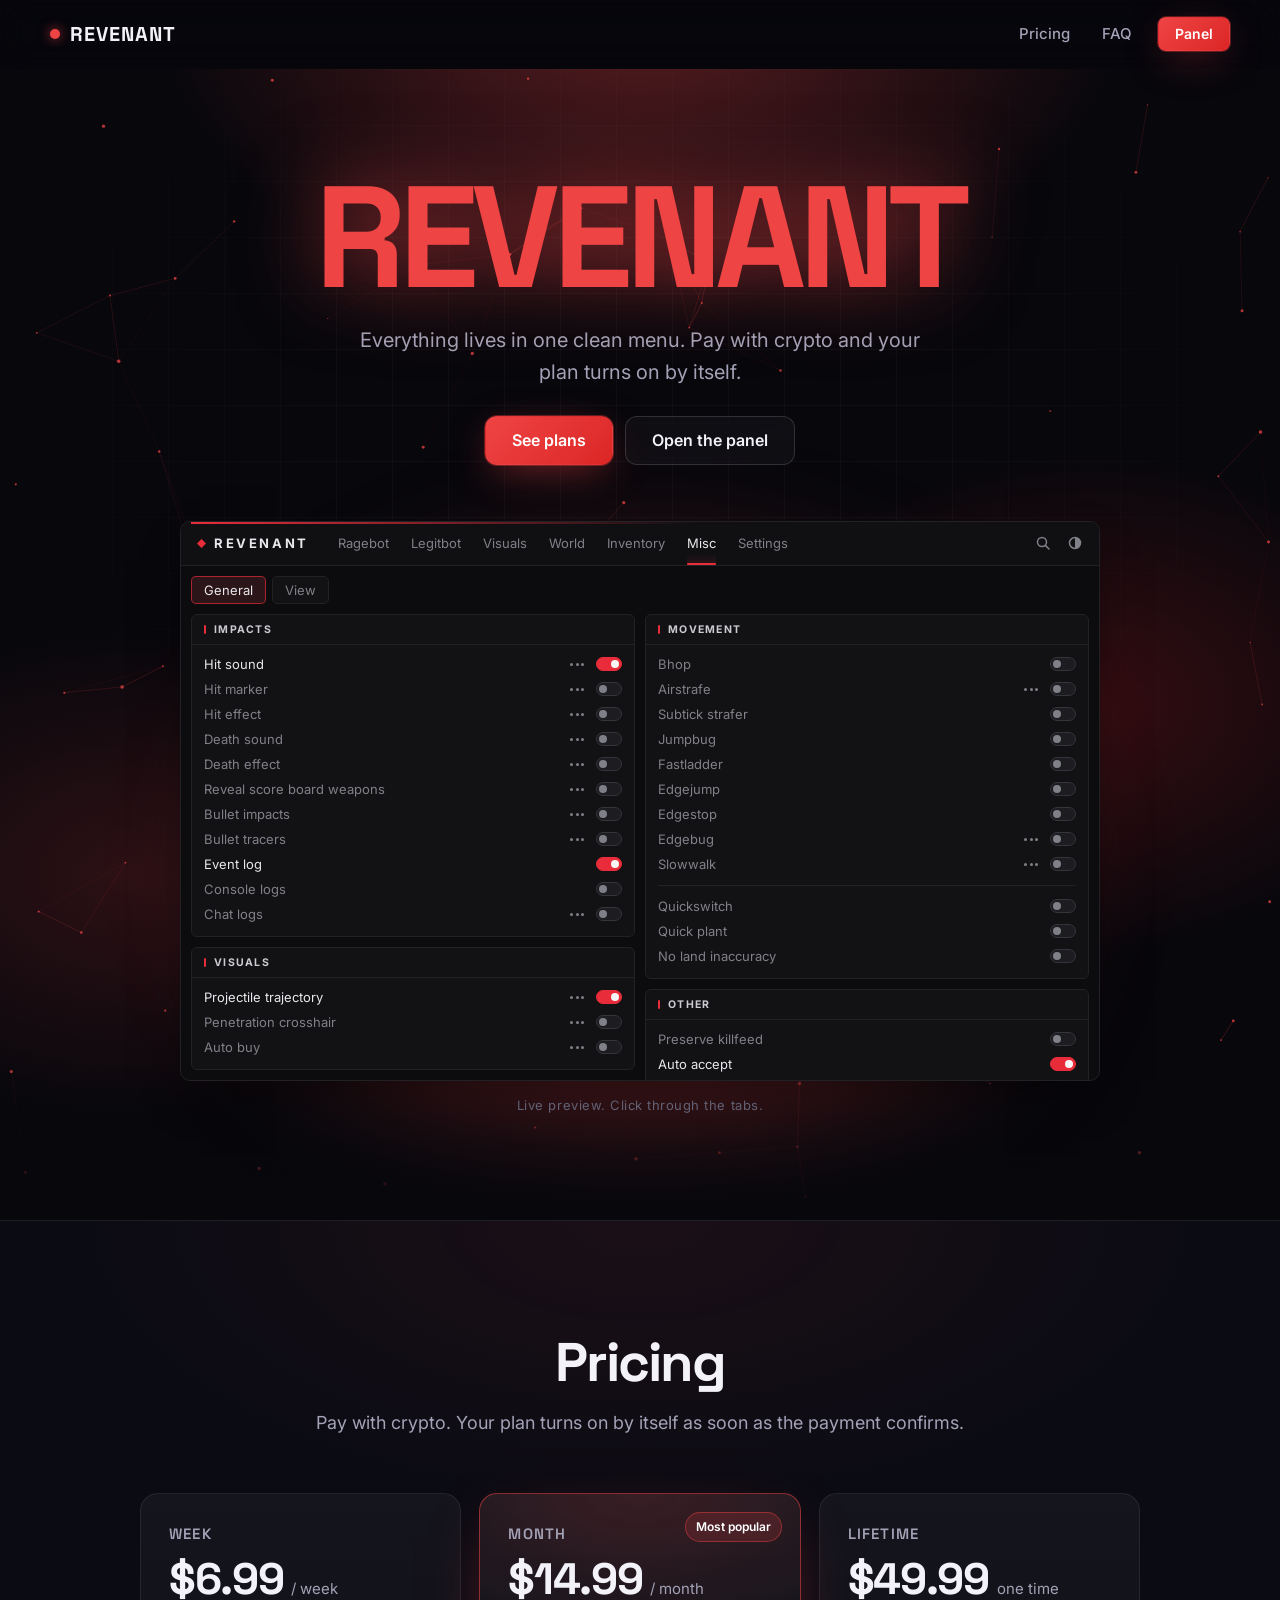
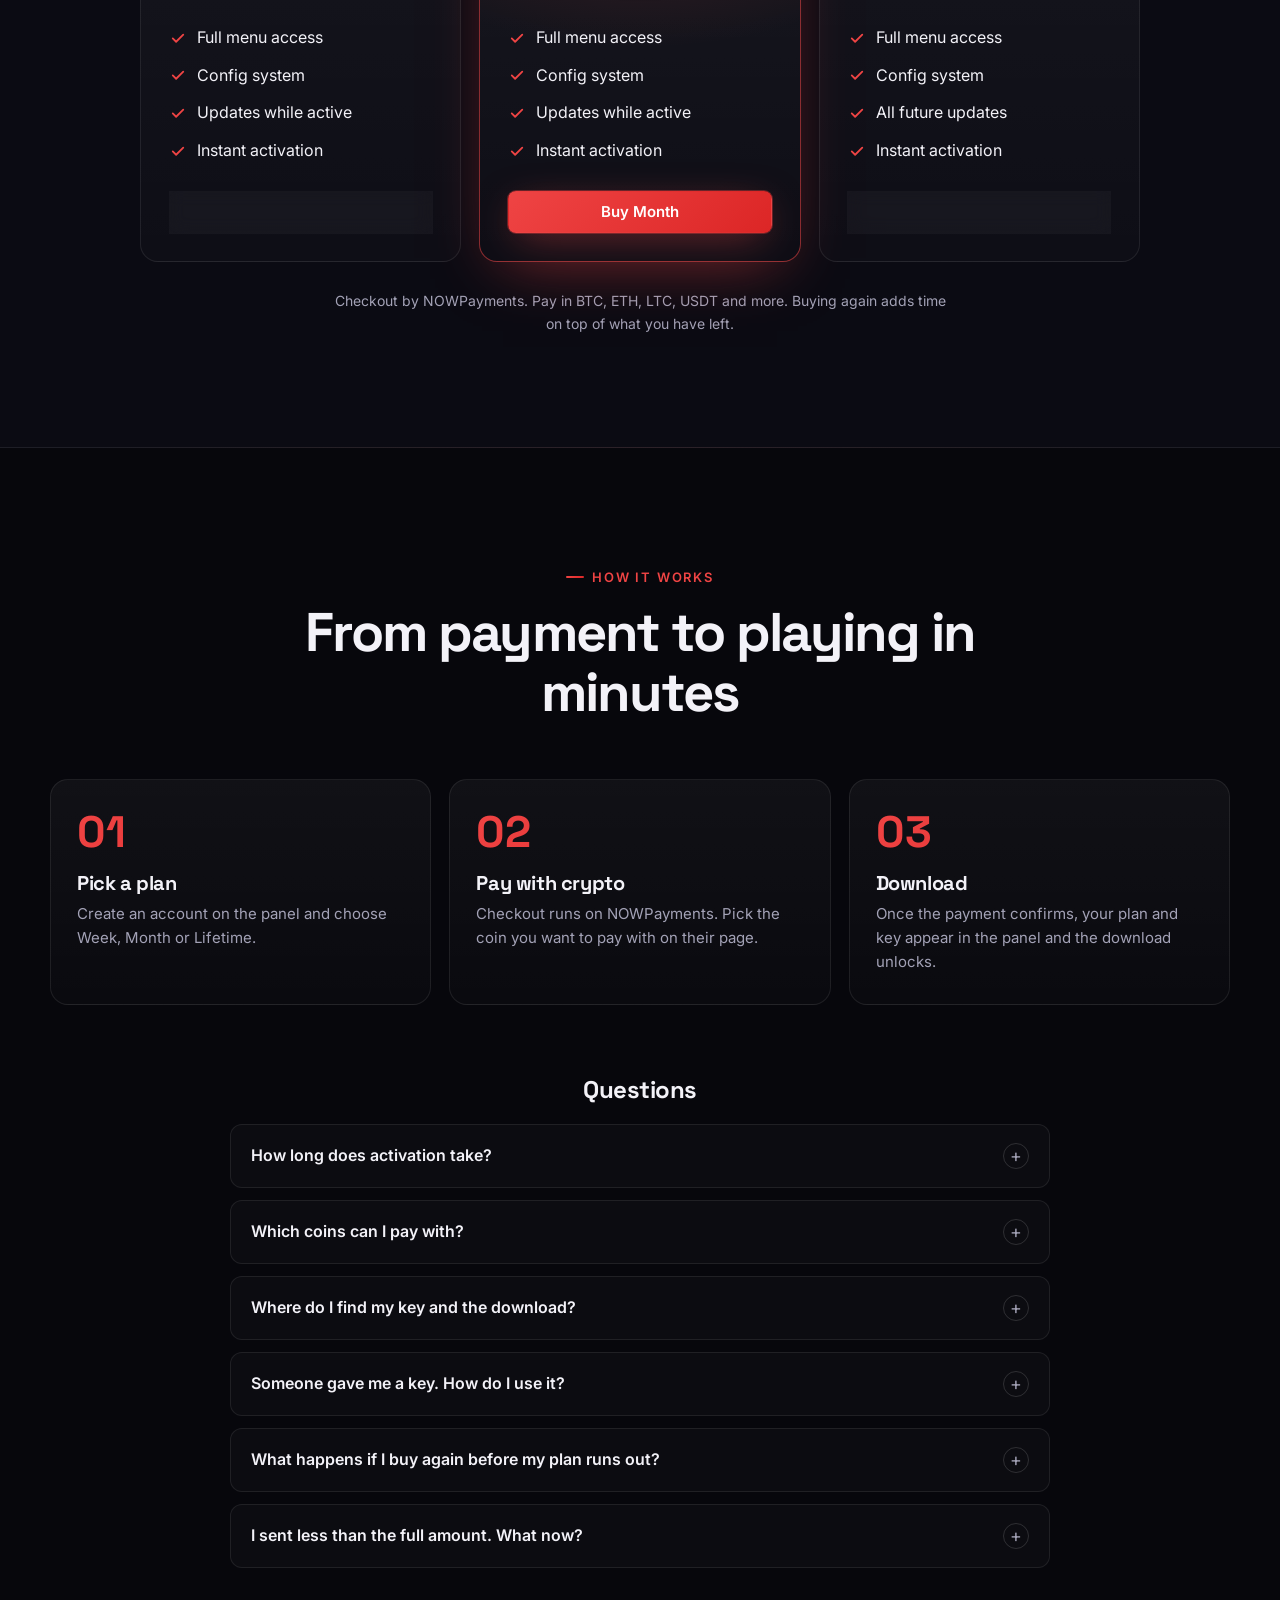
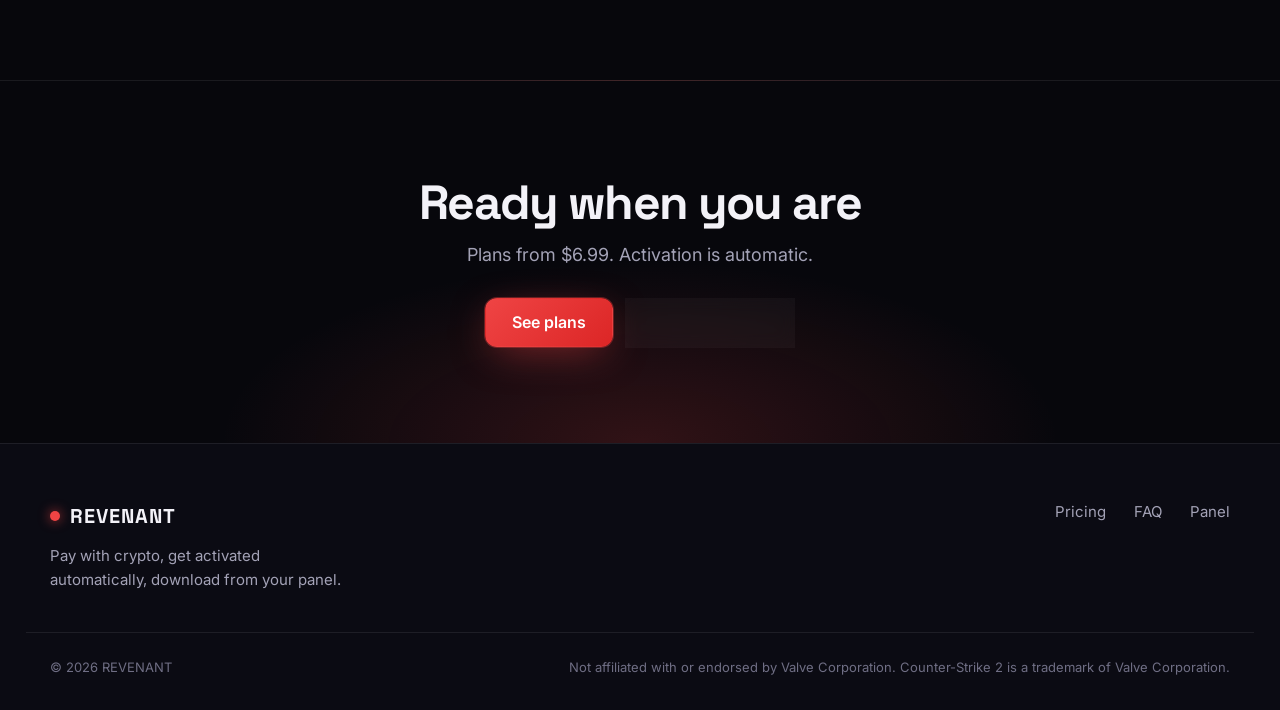
<file: index.html>
<!doctype html>
<html lang="en" class="no-js">
<head>
  <meta charset="utf-8">
  <meta name="viewport" content="width=device-width, initial-scale=1">
  <title>REVENANT</title>
  <meta name="description" content="REVENANT for Counter-Strike 2.">
  <meta name="theme-color" content="#07070c">
  <meta property="og:title" content="REVENANT">
  <meta property="og:description" content="REVENANT for Counter-Strike 2.">
  <meta property="og:type" content="website">
  <link rel="icon" href="assets/img/favicon.svg" type="image/svg+xml">
  <link rel="preconnect" href="https://fonts.googleapis.com">
  <link rel="preconnect" href="https://fonts.gstatic.com" crossorigin>
  <link href="https://fonts.googleapis.com/css2?family=Inter:wght@400;500;600;700&family=Space+Grotesk:wght@500;600;700&family=JetBrains+Mono:wght@400;500&display=swap" rel="stylesheet">
  <link rel="stylesheet" href="assets/css/styles.css">
  <link rel="stylesheet" href="assets/css/menu.css">
  <script src="assets/js/main.js" defer></script>
  <script src="assets/js/menu.js" defer></script>
</head>
<body>

  <!-- Icon sprite -->
  <svg width="0" height="0" style="position:absolute" aria-hidden="true">
    <defs>
      <linearGradient id="brand-grad" x1="0" y1="0" x2="1" y2="1">
        <stop offset="0" style="stop-color: var(--accent)"/>
        <stop offset="1" style="stop-color: var(--accent-2)"/>
      </linearGradient>
    </defs>
    <symbol id="logo" viewBox="0 0 32 32">
      <path d="M16 1.5 28.5 8.75v14.5L16 30.5 3.5 23.25V8.75z" fill="url(#brand-grad)"/>
      <g stroke="#fff" stroke-width="2.6" stroke-linecap="round"><path d="M16 8.5v4.5M16 19v4.5M8.5 16H13M19 16h4.5"/></g>
      <circle cx="16" cy="16" r="1.6" fill="#fff"/>
    </symbol>
    <symbol id="i-crosshair" viewBox="0 0 24 24"><circle cx="12" cy="12" r="8"/><path d="M12 2v5M12 17v5M2 12h5M17 12h5"/></symbol>
    <symbol id="i-gauge" viewBox="0 0 24 24"><path d="M3.5 17a9 9 0 1 1 17 0"/><path d="m12 15 4-5"/><circle cx="12" cy="15" r="1.5"/></symbol>
    <symbol id="i-file" viewBox="0 0 24 24"><path d="M14 3H6a1 1 0 0 0-1 1v16a1 1 0 0 0 1 1h12a1 1 0 0 0 1-1V8z"/><path d="M14 3v5h5M9 13h6M9 17h4"/></symbol>
    <symbol id="i-nade" viewBox="0 0 24 24"><circle cx="11" cy="14.5" r="6.5"/><path d="M9 8.4V5.5h4v2.9M13 5.5l3.5-2.5M16.5 7.5l2 1"/></symbol>
    <symbol id="i-jump" viewBox="0 0 24 24"><path d="M12 14V3M7.5 7.5 12 3l4.5 4.5M4 21h16M7 17.5h10"/></symbol>
    <symbol id="i-folder" viewBox="0 0 24 24"><path d="M3 7a2 2 0 0 1 2-2h4l2 2h8a2 2 0 0 1 2 2v8a2 2 0 0 1-2 2H5a2 2 0 0 1-2-2z"/></symbol>
    <symbol id="i-gear" viewBox="0 0 24 24"><circle cx="12" cy="12" r="3"/><path d="M19.4 15a1.7 1.7 0 0 0 .3 1.8l.1.1a2 2 0 1 1-2.8 2.8l-.1-.1a1.7 1.7 0 0 0-1.8-.3 1.7 1.7 0 0 0-1 1.5V21a2 2 0 1 1-4 0v-.1a1.7 1.7 0 0 0-1.1-1.5 1.7 1.7 0 0 0-1.8.3l-.1.1a2 2 0 1 1-2.8-2.8l.1-.1a1.7 1.7 0 0 0 .3-1.8 1.7 1.7 0 0 0-1.5-1H3a2 2 0 1 1 0-4h.1a1.7 1.7 0 0 0 1.5-1.1 1.7 1.7 0 0 0-.3-1.8l-.1-.1a2 2 0 1 1 2.8-2.8l.1.1a1.7 1.7 0 0 0 1.8.3H9a1.7 1.7 0 0 0 1-1.5V3a2 2 0 1 1 4 0v.1a1.7 1.7 0 0 0 1 1.5 1.7 1.7 0 0 0 1.8-.3l.1-.1a2 2 0 1 1 2.8 2.8l-.1.1a1.7 1.7 0 0 0-.3 1.8V9a1.7 1.7 0 0 0 1.5 1H21a2 2 0 1 1 0 4h-.1a1.7 1.7 0 0 0-1.5 1z"/></symbol>
    <symbol id="i-chat" viewBox="0 0 24 24"><path d="M21 12a8 8 0 0 1-11.6 7.1L4 20l1-4.6A8 8 0 1 1 21 12z"/><path d="M8.5 12h.01M12 12h.01M15.5 12h.01"/></symbol>
    <symbol id="i-cpu" viewBox="0 0 24 24"><rect x="6" y="6" width="12" height="12" rx="2"/><path d="M9 2v4M15 2v4M9 18v4M15 18v4M2 9h4M2 15h4M18 9h4M18 15h4"/></symbol>
    <symbol id="i-keyboard" viewBox="0 0 24 24"><rect x="2" y="6" width="20" height="12" rx="2"/><path d="M6 10h.01M10 10h.01M14 10h.01M18 10h.01M7 14h10"/></symbol>
    <symbol id="i-monitor" viewBox="0 0 24 24"><rect x="3" y="4" width="18" height="12" rx="2"/><path d="M8 20h8M12 16v4"/></symbol>
    <symbol id="i-refresh" viewBox="0 0 24 24"><path d="M21 12a9 9 0 1 1-3-6.7L21 8"/><path d="M21 3v5h-5"/></symbol>
    <symbol id="i-check" viewBox="0 0 24 24"><path d="M5 12.5l4.5 4.5L19 7.5"/></symbol>
    <symbol id="i-arrow" viewBox="0 0 24 24"><path d="M5 12h14M13 6l6 6-6 6"/></symbol>
    <symbol id="i-menu" viewBox="0 0 24 24"><path d="M4 7h16M4 12h16M4 17h16"/></symbol>
    <symbol id="i-close" viewBox="0 0 24 24"><path d="M6 6l12 12M18 6 6 18"/></symbol>
    <symbol id="i-copy" viewBox="0 0 24 24"><rect x="9" y="9" width="11" height="11" rx="2"/><path d="M5 15V5a1 1 0 0 1 1-1h9"/></symbol>
    <symbol id="i-download" viewBox="0 0 24 24"><path d="M12 4v11M7 10l5 5 5-5M5 20h14"/></symbol>
    <symbol id="i-minus" viewBox="0 0 24 24"><path d="M6 12h12"/></symbol>
    <symbol id="i-square" viewBox="0 0 24 24"><rect x="6" y="6" width="12" height="12" rx="1.5"/></symbol>
  </svg>

  <a class="skip-link" href="#main">Skip to content</a>

  <!-- Header -->
  <header class="site-header" id="top">
    <nav class="container nav" aria-label="Main">
      <a class="brand" href="#top" aria-label="Revenant home">
        <span class="brand-dot"></span>
        <span class="brand-name">REVENANT</span>
      </a>
      <ul class="nav-links">
        <li><a class="nav-link" href="#pricing">Pricing</a></li>
        <li><a class="nav-link" href="#faq">FAQ</a></li>
        <li><a class="btn btn-primary btn-sm nav-cta" href="panel.html">Panel</a></li>
      </ul>
    </nav>
  </header>

  <main id="main">

    <!-- Hero -->
    <section class="hero">
      <canvas class="hero-particles" id="particles" aria-hidden="true"></canvas>
      <div class="hero-glow" aria-hidden="true"></div>

      <div class="container hero-inner">
        <h1 class="hero-title"><span class="glow-text">REVENANT</span></h1>
        <p class="hero-sub">Everything lives in one clean menu. Pay with crypto and your plan turns on by itself.</p>
        <div class="hero-ctas">
          <a class="btn btn-primary btn-lg" href="#pricing">See plans</a>
          <a class="btn btn-ghost btn-lg" href="panel.html">Open the panel</a>
        </div>

        <div class="app-wrap">
          <div class="rv" id="rv-menu">
            <img class="menu-shot" src="assets/img/menu.png" width="806" height="510" alt="Revenant menu">
          </div>
          <p class="app-caption">Live preview. Click through the tabs.</p>
        </div>
      </div>
    </section>

    <!-- Pricing -->
    <section class="section section-alt" id="pricing">
      <div class="container">
        <div class="section-head center reveal">
          <h2>Pricing</h2>
          <p>Pay with crypto. Your plan turns on by itself as soon as the payment confirms.</p>
        </div>

        <div class="price-grid">
          <article class="card spot price reveal">
            <h3 class="price-name">Week</h3>
            <p class="price-amount"><span class="price-num">$6.99</span><span class="price-per">/ week</span></p>
            <ul class="price-list">
              <li><svg class="icon"><use href="#i-check"/></svg>Full menu access</li>
              <li><svg class="icon"><use href="#i-check"/></svg>Config system</li>
              <li><svg class="icon"><use href="#i-check"/></svg>Updates while active</li>
              <li><svg class="icon"><use href="#i-check"/></svg>Instant activation</li>
            </ul>
            <a class="btn btn-ghost price-btn" href="panel.html?buy=week">Buy Week</a>
          </article>

          <article class="card spot price is-featured reveal">
            <span class="price-badge">Most popular</span>
            <h3 class="price-name">Month</h3>
            <p class="price-amount"><span class="price-num">$14.99</span><span class="price-per">/ month</span></p>
            <ul class="price-list">
              <li><svg class="icon"><use href="#i-check"/></svg>Full menu access</li>
              <li><svg class="icon"><use href="#i-check"/></svg>Config system</li>
              <li><svg class="icon"><use href="#i-check"/></svg>Updates while active</li>
              <li><svg class="icon"><use href="#i-check"/></svg>Instant activation</li>
            </ul>
            <a class="btn btn-primary price-btn" href="panel.html?buy=month">Buy Month</a>
          </article>

          <article class="card spot price reveal">
            <h3 class="price-name">Lifetime</h3>
            <p class="price-amount"><span class="price-num">$49.99</span><span class="price-per">one time</span></p>
            <ul class="price-list">
              <li><svg class="icon"><use href="#i-check"/></svg>Full menu access</li>
              <li><svg class="icon"><use href="#i-check"/></svg>Config system</li>
              <li><svg class="icon"><use href="#i-check"/></svg>All future updates</li>
              <li><svg class="icon"><use href="#i-check"/></svg>Instant activation</li>
            </ul>
            <a class="btn btn-ghost price-btn" href="panel.html?buy=lifetime">Buy Lifetime</a>
          </article>
        </div>
        <p class="price-note reveal">Checkout by NOWPayments. Pay in BTC, ETH, LTC, USDT and more. Buying again adds time on top of what you have left.</p>
      </div>
    </section>

    <!-- How buying works + FAQ -->
    <section class="section" id="faq">
      <div class="container">
        <div class="section-head center reveal">
          <span class="kicker">How it works</span>
          <h2>From payment to playing in minutes</h2>
        </div>

        <ol class="steps">
          <li class="card step reveal">
            <span class="step-num">01</span>
            <h3>Pick a plan</h3>
            <p>Create an account on the panel and choose Week, Month or Lifetime.</p>
          </li>
          <li class="card step reveal">
            <span class="step-num">02</span>
            <h3>Pay with crypto</h3>
            <p>Checkout runs on NOWPayments. Pick the coin you want to pay with on their page.</p>
          </li>
          <li class="card step reveal">
            <span class="step-num">03</span>
            <h3>Download</h3>
            <p>Once the payment confirms, your plan and key appear in the panel and the download unlocks.</p>
          </li>
        </ol>

        <div class="faq-block">
          <h3 class="faq-title reveal">Questions</h3>
          <div class="faq-list reveal">
            <details class="faq">
              <summary>How long does activation take?</summary>
              <p>Your plan turns on automatically as soon as the blockchain confirms your payment. That's usually a few minutes, depending on the coin. The panel updates by itself, so you can leave it open.</p>
            </details>
            <details class="faq">
              <summary>Which coins can I pay with?</summary>
              <p>Payments go through NOWPayments, which accepts Bitcoin, Ethereum, Litecoin, USDT and many more. You choose the coin on the payment page.</p>
            </details>
            <details class="faq">
              <summary>Where do I find my key and the download?</summary>
              <p>Both are in the <a href="panel.html">panel</a>. Your key is listed under Your keys, and the Download button unlocks while your plan is active.</p>
            </details>
            <details class="faq">
              <summary>Someone gave me a key. How do I use it?</summary>
              <p>Log in to the panel, paste it into Redeem a key and press Redeem. The plan is added to your account straight away.</p>
            </details>
            <details class="faq">
              <summary>What happens if I buy again before my plan runs out?</summary>
              <p>The new time is added on top of what you have left, so you never lose days. Lifetime never expires.</p>
            </details>
            <details class="faq">
              <summary>I sent less than the full amount. What now?</summary>
              <p>Partial payments can't switch a plan on automatically. They're checked by hand instead, so send the exact amount shown on the payment page to avoid delays.</p>
            </details>
          </div>
        </div>
      </div>
    </section>

    <!-- Final call to action -->
    <section class="section cta-band">
      <div class="container cta-inner reveal">
        <h2>Ready when you are</h2>
        <p>Plans from $6.99. Activation is automatic.</p>
        <div class="hero-ctas">
          <a class="btn btn-primary btn-lg" href="#pricing">See plans</a>
          <a class="btn btn-ghost btn-lg" href="panel.html">Open the panel</a>
        </div>
      </div>
    </section>

  </main>

  <footer class="site-footer">
    <div class="container footer-inner">
      <div class="footer-brand">
        <a class="brand" href="#top" aria-label="Revenant home">
          <span class="brand-dot"></span>
          <span class="brand-name">REVENANT</span>
        </a>
        <p>Pay with crypto, get activated automatically, download from your panel.</p>
      </div>
      <nav class="footer-links" aria-label="Footer">
        <a href="#pricing">Pricing</a>
        <a href="#faq">FAQ</a>
        <a href="panel.html">Panel</a>
      </nav>
    </div>
    <div class="container footer-bottom">
      <p>© <span id="year">2026</span> REVENANT</p>
      <p>Not affiliated with or endorsed by Valve Corporation. Counter-Strike 2 is a trademark of Valve Corporation.</p>
    </div>
  </footer>

  <div class="toast" id="toast" role="status" aria-live="polite"></div>
</body>
</html>
</file>
<file: assets/css/styles.css>
/* ==========================================================================
   FragLab — design tokens
   The accent trio (--accent, --accent-2, --accent-rgb) is swapped at runtime
   by the accent picker in the app preview.
   ========================================================================== */
:root {
  --bg: #07070c;
  --bg-2: #0b0b13;
  --surface: #101019;
  --surface-2: #161622;
  --surface-3: #1d1d2b;
  --glass: rgba(255, 255, 255, 0.035);
  --glass-2: rgba(255, 255, 255, 0.06);
  --border: rgba(255, 255, 255, 0.08);
  --border-2: rgba(255, 255, 255, 0.14);
  --text: #f3f2f8;
  --muted: #a3a2b6;
  --dim: #6f6e84;

  --accent: #ef4444;
  --accent-2: #dc2626;
  --accent-rgb: 239 68 68;
  --success: #34d399;
  --grad: linear-gradient(135deg, var(--accent), var(--accent-2));

  --radius-sm: 8px;
  --radius: 12px;
  --radius-lg: 18px;
  --radius-xl: 24px;
  --shadow: 0 20px 50px -20px rgba(0, 0, 0, 0.7);
  --glow: 0 0 0 1px rgb(var(--accent-rgb) / 0.35), 0 10px 40px -10px rgb(var(--accent-rgb) / 0.6);

  --font: "Inter", system-ui, -apple-system, "Segoe UI", Roboto, sans-serif;
  --display: "Space Grotesk", "Inter", system-ui, sans-serif;
  --mono: "JetBrains Mono", ui-monospace, SFMono-Regular, Menlo, Consolas, monospace;
  --container: 1180px;
  --gutter: 24px;
  --header-h: 68px;

  color-scheme: dark;
}

/* ==========================================================================
   Base
   ========================================================================== */
*, *::before, *::after { box-sizing: border-box; }
[hidden] { display: none !important; }

html {
  scroll-behavior: smooth;
  scroll-padding-top: calc(var(--header-h) + 12px);
  -webkit-text-size-adjust: 100%;
}

body {
  margin: 0;
  font-family: var(--font);
  font-size: 16px;
  line-height: 1.6;
  color: var(--text);
  background: var(--bg);
  -webkit-font-smoothing: antialiased;
  overflow-x: hidden;
}

img, svg, canvas { display: block; max-width: 100%; }
h1, h2, h3, h4 { margin: 0; font-family: var(--display); line-height: 1.1; letter-spacing: -0.02em; }
p { margin: 0; }
a { color: inherit; }
button, input, select, textarea { font: inherit; color: inherit; }
code { font-family: var(--mono); font-size: 0.875em; }
::selection { background: rgb(var(--accent-rgb) / 0.4); }

.container {
  width: 100%;
  max-width: calc(var(--container) + var(--gutter) * 2);
  margin: 0 auto;
  padding: 0 var(--gutter);
}

.icon {
  width: 1.25em;
  height: 1.25em;
  flex: none;
  fill: none;
  stroke: currentColor;
  stroke-width: 2;
  stroke-linecap: round;
  stroke-linejoin: round;
}

.sr-only {
  position: absolute !important;
  width: 1px; height: 1px;
  padding: 0; margin: -1px;
  overflow: hidden; clip: rect(0 0 0 0);
  white-space: nowrap; border: 0;
}

.skip-link {
  position: absolute;
  left: 16px; top: -48px;
  z-index: 100;
  padding: 10px 16px;
  background: var(--accent);
  color: #fff;
  border-radius: var(--radius-sm);
  text-decoration: none;
  font-weight: 600;
  transition: top 0.2s;
}
.skip-link:focus { top: 12px; }

:focus-visible {
  outline: 2px solid var(--accent);
  outline-offset: 3px;
  border-radius: 6px;
}

.grad-text {
  background: var(--grad);
  -webkit-background-clip: text;
  background-clip: text;
  color: transparent;
}

.kicker {
  display: inline-flex;
  align-items: center;
  gap: 8px;
  margin-bottom: 16px;
  font-size: 13px;
  font-weight: 600;
  letter-spacing: 0.14em;
  text-transform: uppercase;
  color: var(--accent);
}
.kicker::before {
  content: "";
  width: 18px; height: 2px;
  border-radius: 2px;
  background: var(--grad);
}

/* ==========================================================================
   Buttons
   ========================================================================== */
.btn {
  position: relative;
  display: inline-flex;
  align-items: center;
  justify-content: center;
  gap: 8px;
  padding: 11px 20px;
  border: 1px solid transparent;
  border-radius: var(--radius-sm);
  font-weight: 600;
  font-size: 15px;
  line-height: 1.2;
  text-decoration: none;
  cursor: pointer;
  white-space: nowrap;
  transition: background-color 0.2s, border-color 0.2s, color 0.2s, transform 0.2s, box-shadow 0.2s, filter 0.2s;
}
.btn:active { transform: translateY(1px); }
.btn .icon { width: 1.1em; height: 1.1em; }
.btn-sm { padding: 8px 14px; font-size: 14px; }
.btn-lg { padding: 14px 26px; font-size: 16px; border-radius: var(--radius); }

.btn-primary {
  background: var(--grad);
  color: #fff;
  box-shadow: var(--glow);
}
.btn-primary:hover { filter: brightness(1.12); transform: translateY(-1px); box-shadow: 0 0 0 1px rgb(var(--accent-rgb) / 0.5), 0 14px 50px -10px rgb(var(--accent-rgb) / 0.8); }

.btn-ghost {
  background: var(--glass);
  color: var(--text);
  border-color: var(--border-2);
  backdrop-filter: blur(8px);
}
.btn-ghost:hover { background: var(--glass-2); border-color: rgb(var(--accent-rgb) / 0.5); }

.btn-code {
  padding: 6px 10px;
  font-size: 13px;
  font-weight: 500;
  color: var(--muted);
  background: var(--glass);
  border-color: var(--border);
}
.btn-code:hover { color: #fff; background: var(--glass-2); }
.btn-code-accent { color: #fff; background: var(--grad); border-color: transparent; }
.btn-code-accent:hover { color: #fff; filter: brightness(1.12); }

/* ==========================================================================
   Header
   ========================================================================== */
.site-header {
  position: sticky;
  top: env(safe-area-inset-top, 0px);
  z-index: 50;
  background: rgba(7, 7, 12, 0.55);
  backdrop-filter: blur(16px) saturate(140%);
  -webkit-backdrop-filter: blur(16px) saturate(140%);
  border-bottom: 1px solid transparent;
  transition: border-color 0.25s, background-color 0.25s;
}
.site-header.is-scrolled { background: rgba(7, 7, 12, 0.82); border-bottom-color: var(--border); }

.nav {
  display: flex;
  align-items: center;
  gap: 40px;
  height: var(--header-h);
}
.brand {
  display: inline-flex;
  align-items: center;
  gap: 10px;
  text-decoration: none;
  font-family: var(--display);
  font-weight: 700;
  font-size: 20px;
  letter-spacing: 0.05em;
  text-transform: uppercase;
}
.brand-mark { width: 30px; height: 30px; filter: drop-shadow(0 0 12px rgb(var(--accent-rgb) / 0.55)); }
.brand-dot {
  width: 10px;
  height: 10px;
  border-radius: 50%;
  background: #ef4444;
  box-shadow: 0 0 12px rgba(239, 68, 68, 0.8);
}

.nav-menu {
  flex: 1;
  display: flex;
  align-items: center;
  justify-content: space-between;
  gap: 24px;
}
.nav-links {
  display: flex;
  align-items: center;
  gap: 4px;
  margin: 0;
  padding: 0;
  list-style: none;
}
.nav-link {
  display: inline-flex;
  padding: 8px 14px;
  border-radius: var(--radius-sm);
  color: var(--muted);
  font-size: 15px;
  font-weight: 500;
  text-decoration: none;
  transition: color 0.2s, background-color 0.2s;
}
.nav-link:hover { color: var(--text); background: var(--glass); }
.nav-actions { display: flex; align-items: center; gap: 10px; }

.nav-toggle {
  display: none;
  margin-left: auto;
  padding: 8px;
  border: 1px solid var(--border);
  border-radius: var(--radius-sm);
  background: var(--glass);
  cursor: pointer;
}
.nav-toggle .icon { width: 24px; height: 24px; }
.nav-toggle .icon-close { display: none; }
.nav-toggle[aria-expanded="true"] .icon-open { display: none; }
.nav-toggle[aria-expanded="true"] .icon-close { display: block; }

@media (max-width: 900px) {
  .nav-toggle { display: inline-flex; }
  .nav-menu {
    position: fixed;
    /* --menu-top is set from JS to the header's bottom edge. */
    inset: var(--menu-top, var(--header-h)) 0 0 0;
    flex-direction: column;
    align-items: stretch;
    justify-content: flex-start;
    gap: 20px;
    padding: 20px var(--gutter) 32px;
    background: rgba(7, 7, 12, 0.97);
    border-top: 1px solid var(--border);
    overflow-y: auto;
    opacity: 0;
    visibility: hidden;
    transform: translateY(-8px);
    transition: opacity 0.2s, transform 0.2s, visibility 0.2s;
  }
  .nav-menu.is-open { opacity: 1; visibility: visible; transform: none; }
  .nav { gap: 12px; }
  .nav-link { padding: 8px 10px; }
  .nav-actions { flex-direction: column; align-items: stretch; }
  .nav-actions .btn { padding: 14px 16px; font-size: 16px; }
  body.nav-open { overflow: hidden; }
}

/* ==========================================================================
   Hero
   ========================================================================== */
.hero {
  position: relative;
  overflow: hidden;
  padding: 88px 0 96px;
  isolation: isolate;
}
.hero-particles {
  position: absolute;
  inset: 0;
  width: 100%;
  height: 100%;
  z-index: -1;
}
.hero-glow {
  position: absolute;
  inset: 0;
  z-index: -2;
  pointer-events: none;
  background:
    radial-gradient(700px 420px at 50% -5%, rgb(var(--accent-rgb) / 0.35), transparent 70%),
    radial-gradient(500px 360px at 85% 55%, color-mix(in srgb, var(--accent-2) 22%, transparent), transparent 70%),
    radial-gradient(500px 360px at 10% 70%, rgb(var(--accent-rgb) / 0.16), transparent 70%);
}
.hero-glow::after {
  content: "";
  position: absolute;
  inset: 0;
  background-image:
    linear-gradient(rgba(255, 255, 255, 0.03) 1px, transparent 1px),
    linear-gradient(90deg, rgba(255, 255, 255, 0.03) 1px, transparent 1px);
  background-size: 56px 56px;
  mask-image: radial-gradient(ellipse 70% 55% at 50% 30%, #000 30%, transparent 80%);
  -webkit-mask-image: radial-gradient(ellipse 70% 55% at 50% 30%, #000 30%, transparent 80%);
}
.hero::after {
  /* fade into the next section */
  content: "";
  position: absolute;
  left: 0; right: 0; bottom: 0;
  height: 160px;
  z-index: -1;
  background: linear-gradient(transparent, var(--bg));
  pointer-events: none;
}

.hero-inner {
  display: flex;
  flex-direction: column;
  align-items: center;
  text-align: center;
}

.pill {
  display: inline-flex;
  align-items: center;
  gap: 10px;
  padding: 6px 14px 6px 10px;
  border: 1px solid var(--border-2);
  border-radius: 999px;
  background: var(--glass);
  backdrop-filter: blur(8px);
  font-size: 14px;
  font-weight: 500;
  color: var(--muted);
  text-decoration: none;
  transition: border-color 0.2s, color 0.2s;
}
.pill:hover { color: var(--text); border-color: rgb(var(--accent-rgb) / 0.6); }
.pill .icon { width: 14px; height: 14px; }
.pill-dot {
  position: relative;
  width: 8px; height: 8px;
  border-radius: 50%;
  background: var(--success);
}
.pill-dot::after {
  content: "";
  position: absolute;
  inset: 0;
  border-radius: 50%;
  background: var(--success);
  animation: ping 2s cubic-bezier(0, 0, 0.2, 1) infinite;
}
@keyframes ping {
  75%, 100% { transform: scale(2.6); opacity: 0; }
}

.hero-title {
  margin-top: 28px;
  font-size: clamp(3.6rem, 13vw, 9rem);
  font-weight: 700;
  letter-spacing: -0.05em;
  line-height: 0.95;
}
.glow-text {
  color: #ef4444;
  filter: drop-shadow(0 0 40px rgba(239, 68, 68, 0.6));
}
.hero-sub {
  max-width: 560px;
  margin-top: 22px;
  font-size: clamp(1.05rem, 2vw, 1.25rem);
  color: var(--muted);
}
.hero-ctas {
  display: flex;
  flex-wrap: wrap;
  justify-content: center;
  gap: 12px;
  margin-top: 34px;
}
.hero-meta {
  display: flex;
  flex-wrap: wrap;
  justify-content: center;
  gap: 10px 28px;
  margin: 26px 0 0;
  padding: 0;
  list-style: none;
  font-size: 14px;
  color: var(--dim);
}
.hero-meta li { display: inline-flex; align-items: center; gap: 8px; }
.hero-meta .icon { width: 16px; height: 16px; color: var(--accent); }

/* ==========================================================================
   App preview (the interactive "menu" mock)
   ========================================================================== */
.app-wrap {
  position: relative;
  width: 100%;
  max-width: 920px;
  margin-top: 64px;
  text-align: left;
}
.menu-shot {
  width: 100%;
  height: auto;
  border: 1px solid var(--border-2);
  border-radius: var(--radius-lg);
  box-shadow: var(--shadow);
}
.app-wrap::before {
  /* glow under the window */
  content: "";
  position: absolute;
  inset: 10% 8% -6%;
  z-index: -1;
  border-radius: 50%;
  background: rgb(var(--accent-rgb) / 0.35);
  filter: blur(70px);
}
.app {
  border: 1px solid var(--border-2);
  border-radius: var(--radius-lg);
  background: linear-gradient(180deg, rgba(22, 22, 34, 0.92), rgba(12, 12, 19, 0.96));
  box-shadow: var(--shadow), inset 0 1px 0 rgba(255, 255, 255, 0.06);
  backdrop-filter: blur(20px);
  overflow: hidden;
}
.app-titlebar {
  display: flex;
  align-items: center;
  gap: 12px;
  height: 46px;
  padding: 0 8px 0 16px;
  border-bottom: 1px solid var(--border);
  background: rgba(255, 255, 255, 0.02);
}
.app-brand { display: flex; align-items: center; gap: 8px; font-family: var(--display); font-weight: 600; font-size: 14px; }
.app-logo { width: 18px; height: 18px; }
.app-version {
  padding: 1px 7px;
  border-radius: 999px;
  background: rgb(var(--accent-rgb) / 0.18);
  color: color-mix(in srgb, var(--accent) 60%, #fff);
  font-family: var(--mono);
  font-size: 11px;
}
.app-hint { margin-left: auto; font-size: 12px; color: var(--dim); }
.app-controls { display: flex; }
.app-controls span {
  display: grid;
  place-items: center;
  width: 36px; height: 30px;
  border-radius: 6px;
  color: var(--dim);
}
.app-controls .icon { width: 14px; height: 14px; }

.app-body { display: grid; grid-template-columns: 190px minmax(0, 1fr); min-height: 380px; }
.app-side {
  display: flex;
  flex-direction: column;
  gap: 4px;
  padding: 14px 10px;
  border-right: 1px solid var(--border);
  background: rgba(0, 0, 0, 0.18);
}
.app-tab {
  display: flex;
  align-items: center;
  gap: 10px;
  padding: 10px 12px;
  border: 0;
  border-radius: var(--radius-sm);
  background: none;
  color: var(--muted);
  font-size: 14px;
  font-weight: 500;
  text-align: left;
  cursor: pointer;
  transition: background-color 0.2s, color 0.2s;
}
.app-tab .icon { width: 18px; height: 18px; }
.app-tab:hover { color: var(--text); background: var(--glass); }
.app-tab.is-active {
  color: #fff;
  background: linear-gradient(90deg, rgb(var(--accent-rgb) / 0.28), rgb(var(--accent-rgb) / 0.06));
  box-shadow: inset 2px 0 0 var(--accent);
}
.app-tab.is-active .icon { color: color-mix(in srgb, var(--accent) 50%, #fff); }
.app-profile {
  display: flex;
  align-items: center;
  gap: 10px;
  margin-top: auto;
  padding: 10px;
  border: 1px solid var(--border);
  border-radius: var(--radius-sm);
  background: var(--glass);
}
.app-avatar {
  display: grid;
  place-items: center;
  width: 30px; height: 30px;
  border-radius: 8px;
  background: var(--grad);
  font-weight: 700;
  font-size: 13px;
}
.app-profile small { display: block; font-size: 11px; color: var(--dim); line-height: 1.2; }
.app-profile strong { display: block; font-size: 13px; line-height: 1.3; }

.app-main { padding: 20px; min-width: 0; }
.app-pane { animation: pane-in 0.3s ease; }
@keyframes pane-in { from { opacity: 0; transform: translateY(6px); } }
.app-pane-head { margin-bottom: 16px; }
.app-pane-head h3 { font-size: 20px; }
.app-pane-head p { margin-top: 4px; font-size: 13.5px; color: var(--muted); }
.app-grid { display: grid; grid-template-columns: repeat(2, minmax(0, 1fr)); gap: 12px; }
.app-card {
  display: grid;
  gap: 4px;
  align-content: start;
  padding: 8px 14px;
  border: 1px solid var(--border);
  border-radius: var(--radius);
  background: rgba(255, 255, 255, 0.025);
}
.app-row {
  display: flex;
  align-items: center;
  justify-content: space-between;
  gap: 12px;
  min-height: 52px;
  padding: 6px 0;
}
.app-row + .app-row { border-top: 1px solid var(--border); }
.app-row strong { display: block; font-size: 14px; font-weight: 600; }
.app-row small { display: block; font-size: 12px; color: var(--dim); }

.app-switch {
  position: relative;
  flex: none;
  width: 40px; height: 22px;
  padding: 0;
  border: 0;
  border-radius: 999px;
  background: var(--surface-3);
  box-shadow: inset 0 0 0 1px var(--border-2);
  cursor: pointer;
  transition: background-color 0.2s, box-shadow 0.2s;
}
.app-switch span {
  position: absolute;
  top: 3px; left: 3px;
  width: 16px; height: 16px;
  border-radius: 50%;
  background: #cfcde0;
  transition: transform 0.2s, background-color 0.2s;
}
.app-switch[aria-checked="true"] { background: var(--grad); box-shadow: 0 0 14px rgb(var(--accent-rgb) / 0.5); }
.app-switch[aria-checked="true"] span { transform: translateX(18px); background: #fff; }

.app-key {
  min-width: 86px;
  padding: 6px 12px;
  border: 1px solid var(--border-2);
  border-radius: 6px;
  background: var(--surface-2);
  font-family: var(--mono);
  font-size: 12px;
  font-weight: 500;
  letter-spacing: 0.04em;
  cursor: pointer;
  transition: border-color 0.2s, color 0.2s;
}
.app-key:hover { border-color: rgb(var(--accent-rgb) / 0.6); }
.app-key.is-listening { color: var(--accent); border-color: var(--accent); animation: blink 1s steps(2) infinite; }
@keyframes blink { 50% { border-color: var(--border-2); } }

.app-seg {
  display: inline-flex;
  padding: 3px;
  border-radius: 8px;
  background: var(--surface-2);
  border: 1px solid var(--border);
}
.app-seg button {
  padding: 4px 12px;
  border: 0;
  border-radius: 6px;
  background: none;
  color: var(--muted);
  font-size: 12.5px;
  font-weight: 600;
  cursor: pointer;
}
.app-seg button.is-active { background: rgb(var(--accent-rgb) / 0.25); color: #fff; }

.speedo {
  position: relative;
  display: flex;
  align-items: baseline;
  gap: 6px;
  padding: 10px 0 8px;
  border-top: 1px solid var(--border);
  transition: opacity 0.3s;
}
.speedo.is-off { opacity: 0.3; }
.speedo-value {
  font-family: var(--mono);
  font-size: 38px;
  font-weight: 500;
  line-height: 1;
  letter-spacing: -0.03em;
  font-variant-numeric: tabular-nums;
  color: #fff;
  text-shadow: 0 0 24px rgb(var(--accent-rgb) / 0.7);
}
.speedo-unit { font-size: 12px; color: var(--dim); }
.speedo-graph {
  position: absolute;
  right: 0; bottom: 8px;
  width: 55%;
  height: 40px;
  overflow: visible;
}
.speedo-graph polyline {
  fill: none;
  stroke: var(--accent);
  stroke-width: 2;
  stroke-linejoin: round;
  vector-effect: non-scaling-stroke;
  filter: drop-shadow(0 0 4px rgb(var(--accent-rgb) / 0.8));
}

.app-xh-preview {
  display: grid;
  place-items: center;
  place-content: center; /* override .app-card's align-content: start */
  min-height: 200px;
  background:
    radial-gradient(circle at 50% 50%, rgb(var(--accent-rgb) / 0.12), transparent 60%),
    repeating-linear-gradient(0deg, rgba(255, 255, 255, 0.03) 0 1px, transparent 1px 20px),
    repeating-linear-gradient(90deg, rgba(255, 255, 255, 0.03) 0 1px, transparent 1px 20px),
    #0a0a10;
}
.mini-xh {
  --len: 18px;
  --gap: 9px;
  --thick: 4px;
  position: relative;
  width: 0; height: 0;
}
.mini-xh i {
  position: absolute;
  background: #4dff6a;
  box-shadow: 0 0 0 1px #000;
  transition: all 0.15s;
}
.mini-xh i:nth-child(1), .mini-xh i:nth-child(2) { width: var(--thick); height: var(--len); left: calc(var(--thick) / -2); }
.mini-xh i:nth-child(3), .mini-xh i:nth-child(4) { height: var(--thick); width: var(--len); top: calc(var(--thick) / -2); }
.mini-xh i:nth-child(1) { bottom: var(--gap); }
.mini-xh i:nth-child(2) { top: var(--gap); }
.mini-xh i:nth-child(3) { left: var(--gap); }
.mini-xh i:nth-child(4) { right: var(--gap); }

.app-slider {
  display: grid;
  grid-template-columns: 80px 1fr;
  align-items: center;
  gap: 12px;
  min-height: 44px;
  font-size: 13.5px;
  color: var(--muted);
}
.app-slider input { width: 100%; accent-color: var(--accent); }
.app-link {
  display: inline-flex;
  align-items: center;
  gap: 6px;
  margin: 6px 0 4px;
  font-size: 13.5px;
  font-weight: 600;
  color: color-mix(in srgb, var(--accent) 65%, #fff);
  text-decoration: none;
}
.app-link .icon { width: 14px; height: 14px; transition: transform 0.2s; }
.app-link:hover .icon { transform: translateX(3px); }

.app-list { gap: 2px; padding: 6px; }
.app-item {
  display: flex;
  align-items: center;
  gap: 12px;
  padding: 10px 12px;
  border: 1px solid transparent;
  border-radius: var(--radius-sm);
  background: none;
  text-align: left;
  cursor: pointer;
  transition: background-color 0.2s, border-color 0.2s;
}
.app-item:hover { background: var(--glass); }
.app-item .icon { width: 20px; height: 20px; color: var(--dim); }
.app-item span { flex: 1; min-width: 0; }
.app-item strong { display: block; font-size: 14px; font-weight: 600; }
.app-item small { display: block; font-size: 12px; color: var(--dim); }
.app-item em {
  font-style: normal;
  font-size: 11px;
  font-weight: 600;
  padding: 2px 8px;
  border-radius: 999px;
  color: var(--success);
  background: rgb(52 211 153 / 0.12);
  visibility: hidden;
}
.app-item.is-active { background: rgb(var(--accent-rgb) / 0.12); border-color: rgb(var(--accent-rgb) / 0.35); }
.app-item.is-active .icon { color: var(--accent); }
.app-item.is-active em { visibility: visible; }

.app-label { display: block; padding: 12px 0 10px; font-size: 14px; font-weight: 600; }
.accents { display: flex; gap: 12px; padding-bottom: 14px; }
.accent-swatch {
  width: 36px; height: 36px;
  padding: 0;
  border: 0;
  border-radius: 50%;
  background: linear-gradient(135deg, var(--a), var(--b));
  cursor: pointer;
  transition: transform 0.2s, box-shadow 0.2s;
}
.accent-swatch:hover { transform: scale(1.08); }
.accent-swatch[aria-checked="true"] { box-shadow: 0 0 0 3px var(--surface), 0 0 0 5px var(--a), 0 0 20px var(--a); }

/* ==========================================================================
   Sections & cards
   ========================================================================== */
.section { position: relative; padding: 112px 0; }
.section-alt {
  background:
    radial-gradient(800px 400px at 50% 0%, rgb(var(--accent-rgb) / 0.07), transparent 70%),
    var(--bg-2);
  border-top: 1px solid var(--border);
  border-bottom: 1px solid var(--border);
}
.section-head { max-width: 680px; margin-bottom: 56px; }
.section-head.center { margin-left: auto; margin-right: auto; text-align: center; }
.section-head h2 { font-size: clamp(2.1rem, 4.4vw, 3.4rem); font-weight: 700; letter-spacing: -0.035em; }
.section-head p { margin-top: 16px; font-size: 18px; color: var(--muted); }
.section-head .btn { margin-top: 24px; }

.card {
  position: relative;
  border: 1px solid var(--border);
  border-radius: var(--radius-lg);
  background: linear-gradient(180deg, rgba(255, 255, 255, 0.045), rgba(255, 255, 255, 0.015));
  overflow: hidden;
  transition: border-color 0.3s, transform 0.3s;
}
.card:hover { border-color: rgb(var(--accent-rgb) / 0.35); transform: translateY(-3px); }
/* Spotlight that follows the cursor (position set from JS). */
.spot::before {
  content: "";
  position: absolute;
  inset: 0;
  background: radial-gradient(420px circle at var(--mx, 50%) var(--my, -20%), rgb(var(--accent-rgb) / 0.14), transparent 45%);
  opacity: 0;
  transition: opacity 0.3s;
  pointer-events: none;
}
.spot:hover::before { opacity: 1; }

.price-grid {
  display: grid;
  grid-template-columns: repeat(3, minmax(0, 1fr));
  gap: 18px;
  max-width: 1000px;
  margin: 0 auto;
  align-items: stretch;
}
.price { display: flex; flex-direction: column; padding: 32px 28px 28px; }
.price.is-featured {
  border-color: rgb(var(--accent-rgb) / 0.55);
  background:
    radial-gradient(420px 220px at 50% 0%, rgb(var(--accent-rgb) / 0.16), transparent 70%),
    linear-gradient(180deg, rgba(255, 255, 255, 0.05), rgba(255, 255, 255, 0.015));
  box-shadow: 0 20px 60px -24px rgb(var(--accent-rgb) / 0.55);
}
.price-badge {
  position: absolute;
  top: 18px;
  right: 18px;
  padding: 4px 10px;
  border-radius: 999px;
  background: rgb(var(--accent-rgb) / 0.16);
  border: 1px solid rgb(var(--accent-rgb) / 0.45);
  color: #fff;
  font-size: 12px;
  font-weight: 600;
}
.price-name { font-size: 15px; font-weight: 600; letter-spacing: 0.08em; text-transform: uppercase; color: var(--muted); }
.price-amount { display: flex; align-items: baseline; gap: 8px; margin: 14px 0 24px; }
.price-num { font-family: var(--display); font-size: 44px; font-weight: 700; letter-spacing: -0.03em; line-height: 1; }
.price-per { color: var(--muted); font-size: 15px; }
.price-list { display: grid; gap: 12px; flex: 1; margin: 0 0 28px; padding: 0; list-style: none; }
.price-list li { display: flex; align-items: center; gap: 10px; }
.price-list .icon { width: 18px; height: 18px; color: var(--accent); stroke-width: 2.4; }
.price-btn { width: 100%; }

.feature-grid { display: grid; grid-template-columns: repeat(3, minmax(0, 1fr)); gap: 18px; }
.feature { padding: 30px 26px; }
.feature-icon {
  display: grid;
  place-items: center;
  width: 48px; height: 48px;
  margin-bottom: 22px;
  border-radius: 12px;
  color: #fff;
  background: linear-gradient(135deg, rgb(var(--accent-rgb) / 0.35), rgb(var(--accent-rgb) / 0.08));
  box-shadow: inset 0 0 0 1px rgb(var(--accent-rgb) / 0.4), 0 8px 24px -8px rgb(var(--accent-rgb) / 0.6);
}
.feature-icon .icon { width: 22px; height: 22px; }
.feature h3 { font-size: 20px; margin-bottom: 10px; }
.feature p { font-size: 15px; color: var(--muted); }

.steps {
  display: grid;
  grid-template-columns: repeat(3, minmax(0, 1fr));
  gap: 18px;
  margin: 0;
  padding: 0;
  list-style: none;
  counter-reset: step;
}
.step { padding: 30px 26px; }
.step-num {
  display: block;
  margin-bottom: 18px;
  font-family: var(--display);
  font-size: 44px;
  font-weight: 700;
  line-height: 1;
  background: var(--grad);
  -webkit-background-clip: text;
  background-clip: text;
  color: transparent;
}
.step h3 { font-size: 20px; margin-bottom: 8px; }
.step p { font-size: 15px; color: var(--muted); }

/* ==========================================================================
   Web tools (dark)
   ========================================================================== */
.tool-shell {
  border: 1px solid var(--border-2);
  border-radius: var(--radius-lg);
  background: linear-gradient(180deg, rgba(22, 22, 34, 0.9), rgba(13, 13, 21, 0.95));
  box-shadow: var(--shadow);
  overflow: hidden;
}
.tool-tabs {
  display: flex;
  gap: 4px;
  padding: 0 14px;
  border-bottom: 1px solid var(--border);
  background: rgba(0, 0, 0, 0.18);
  overflow-x: auto;
  scrollbar-width: none;
}
.tool-tabs::-webkit-scrollbar { display: none; }
.tool-tab {
  position: relative;
  display: inline-flex;
  align-items: center;
  gap: 8px;
  padding: 18px 16px;
  border: 0;
  background: none;
  font-size: 15px;
  font-weight: 600;
  color: var(--muted);
  cursor: pointer;
  white-space: nowrap;
  transition: color 0.2s;
}
.tool-tab:hover { color: var(--text); }
.tool-tab .icon { width: 18px; height: 18px; }
.tool-tab[aria-selected="true"] { color: #fff; }
.tool-tab[aria-selected="true"] .icon { color: var(--accent); }
.tool-tab[aria-selected="true"]::after {
  content: "";
  position: absolute;
  left: 12px; right: 12px; bottom: -1px;
  height: 2px;
  border-radius: 2px;
  background: var(--grad);
  box-shadow: 0 0 12px rgb(var(--accent-rgb) / 0.8);
}

.tool-panel { padding: 28px; }
.tool-grid {
  display: grid;
  grid-template-columns: minmax(0, 0.9fr) minmax(0, 1.1fr);
  gap: 28px;
  align-items: start;
}
.tool-controls { display: grid; gap: 18px; }
.tool-output { display: grid; gap: 16px; position: sticky; top: calc(var(--header-h) + 16px); }

fieldset {
  display: grid;
  gap: 14px;
  margin: 0;
  padding: 18px;
  border: 1px solid var(--border);
  border-radius: var(--radius);
  background: rgba(255, 255, 255, 0.02);
  min-width: 0;
}
legend {
  padding: 0 8px;
  font-size: 12px;
  font-weight: 600;
  letter-spacing: 0.12em;
  text-transform: uppercase;
  color: var(--dim);
}
.field { display: grid; gap: 6px; min-width: 0; }
.field label, .range label { font-size: 14px; font-weight: 500; color: var(--text); }
.field-inline { grid-template-columns: 1fr auto; align-items: center; }
.field-pair { display: grid; grid-template-columns: 1fr 1fr; gap: 12px; }
.hint { font-size: 13px; font-weight: 400; color: var(--dim); }

input[type="number"], input[type="text"], select, textarea {
  width: 100%;
  min-width: 0;
  padding: 9px 12px;
  border: 1px solid var(--border-2);
  border-radius: var(--radius-sm);
  background: var(--surface);
  color: var(--text);
  font-size: 15px;
  transition: border-color 0.15s, box-shadow 0.15s;
}
select {
  appearance: none;
  padding-right: 36px;
  background-image: url("data:image/svg+xml,%3Csvg xmlns='http://www.w3.org/2000/svg' viewBox='0 0 24 24' fill='none' stroke='%23a3a2b6' stroke-width='2' stroke-linecap='round' stroke-linejoin='round'%3E%3Cpath d='m6 9 6 6 6-6'/%3E%3C/svg%3E");
  background-repeat: no-repeat;
  background-position: right 10px center;
  background-size: 18px;
  cursor: pointer;
}
select option { background: var(--surface); color: var(--text); }
input[type="number"]:focus, input[type="text"]:focus, select:focus, textarea:focus {
  outline: none;
  border-color: var(--accent);
  box-shadow: 0 0 0 3px rgb(var(--accent-rgb) / 0.25);
}
input[type="color"] {
  width: 48px; height: 36px;
  padding: 3px;
  border: 1px solid var(--border-2);
  border-radius: var(--radius-sm);
  background: var(--surface);
  cursor: pointer;
}
input[type="range"] { width: 100%; margin: 0; accent-color: var(--accent); cursor: pointer; }

.range {
  display: grid;
  grid-template-columns: 92px 1fr 72px;
  align-items: center;
  gap: 12px;
}
.range input[type="number"] { padding: 6px 8px; text-align: right; font-family: var(--mono); font-size: 14px; }

.switches { display: flex; flex-wrap: wrap; gap: 12px 20px; }
.switches-stack { flex-direction: column; gap: 12px; }
.switch {
  position: relative;
  display: inline-flex;
  align-items: center;
  gap: 10px;
  font-size: 14px;
  font-weight: 500;
  cursor: pointer;
  user-select: none;
}
.switch input { position: absolute; opacity: 0; width: 1px; height: 1px; }
.switch-ui {
  position: relative;
  flex: none;
  width: 40px; height: 22px;
  border-radius: 999px;
  background: var(--surface-3);
  box-shadow: inset 0 0 0 1px var(--border-2);
  transition: background-color 0.2s, box-shadow 0.2s;
}
.switch-ui::after {
  content: "";
  position: absolute;
  top: 3px; left: 3px;
  width: 16px; height: 16px;
  border-radius: 50%;
  background: #cfcde0;
  transition: transform 0.2s, background-color 0.2s;
}
.switch input:checked + .switch-ui { background: var(--grad); box-shadow: 0 0 12px rgb(var(--accent-rgb) / 0.45); }
.switch input:checked + .switch-ui::after { transform: translateX(18px); background: #fff; }
.switch input:focus-visible + .switch-ui { outline: 2px solid var(--accent); outline-offset: 3px; }
.switch input:disabled + .switch-ui { opacity: 0.55; }
.switch:has(input:disabled) { cursor: default; }

.swatches { display: flex; flex-wrap: wrap; gap: 10px; }
.swatch { position: relative; cursor: pointer; }
.swatch input { position: absolute; opacity: 0; width: 1px; height: 1px; }
.swatch span {
  display: block;
  width: 34px; height: 34px;
  border-radius: 50%;
  background: var(--sw);
  box-shadow: inset 0 0 0 1px rgba(255, 255, 255, 0.15);
  transition: transform 0.15s, box-shadow 0.15s;
}
.swatch-custom span { background: conic-gradient(#ff4d4d, #ffd84d, #4dff88, #4dd2ff, #9a4dff, #ff4dc4, #ff4d4d); }
.swatch em { position: absolute; width: 1px; height: 1px; overflow: hidden; clip: rect(0 0 0 0); }
.swatch:hover span { transform: scale(1.08); }
.swatch input:checked + span { box-shadow: 0 0 0 3px var(--surface), 0 0 0 5px var(--accent); }
.swatch input:focus-visible + span { box-shadow: 0 0 0 3px var(--surface), 0 0 0 5px #fff; }

.xh-preview {
  border: 1px solid var(--border-2);
  border-radius: var(--radius);
  overflow: hidden;
  background: #000;
}
#xh-canvas { width: 100%; height: 300px; }
.xh-bar {
  display: flex;
  flex-wrap: wrap;
  align-items: center;
  justify-content: space-between;
  gap: 10px;
  padding: 10px;
  background: var(--surface);
  border-top: 1px solid var(--border);
}
.segmented {
  display: inline-flex;
  padding: 3px;
  border-radius: 8px;
  background: var(--glass);
  border: 1px solid var(--border);
}
.segmented button {
  padding: 6px 12px;
  border: 0;
  border-radius: 6px;
  background: none;
  font-size: 13px;
  font-weight: 600;
  color: var(--muted);
  cursor: pointer;
}
.segmented button:hover { color: #fff; }
.segmented button.is-active { background: rgb(var(--accent-rgb) / 0.25); color: #fff; }
.zoom { display: inline-flex; align-items: center; gap: 8px; font-size: 13px; color: var(--muted); }
.zoom select { width: auto; padding: 6px 32px 6px 10px; font-size: 13px; }

.code-block {
  border: 1px solid var(--border);
  border-radius: var(--radius);
  background: #08080d;
  color: #e8e4f2;
  overflow: hidden;
}
.code-head {
  display: flex;
  align-items: center;
  justify-content: space-between;
  gap: 12px;
  padding: 10px 12px 10px 16px;
  border-bottom: 1px solid var(--border);
  font-family: var(--mono);
  font-size: 13px;
  color: var(--muted);
}
.code-actions { display: inline-flex; gap: 8px; }
.code-block pre {
  margin: 0;
  padding: 14px 16px;
  max-height: 260px;
  overflow: auto;
  font-family: var(--mono);
  font-size: 13px;
  line-height: 1.7;
}
.code-tall pre { max-height: 520px; }
.code-block code { font-size: inherit; }
.c-cmd { color: color-mix(in srgb, var(--accent) 45%, #fff); }
.c-val { color: #ffb98a; }
.c-com { color: var(--dim); font-style: italic; }

.import { border: 1px solid var(--border); border-radius: var(--radius); background: rgba(255, 255, 255, 0.02); }
.import summary { padding: 12px 16px; font-size: 14px; font-weight: 600; cursor: pointer; }
.import-body { display: grid; gap: 10px; padding: 0 16px 16px; justify-items: start; }
.import textarea { font-family: var(--mono); font-size: 13px; resize: vertical; }

.result-card {
  display: grid;
  gap: 6px;
  padding: 24px;
  border: 1px solid rgb(var(--accent-rgb) / 0.35);
  border-radius: var(--radius);
  background:
    radial-gradient(400px 200px at 100% 0%, rgb(var(--accent-rgb) / 0.3), transparent 70%),
    var(--surface);
}
.result-label { font-size: 14px; color: var(--muted); }
.result-value {
  font-family: var(--display);
  font-size: clamp(2.6rem, 5vw, 3.6rem);
  font-weight: 700;
  letter-spacing: -0.03em;
  line-height: 1.1;
  font-variant-numeric: tabular-nums;
  text-shadow: 0 0 30px rgb(var(--accent-rgb) / 0.5);
}
.result-actions { display: flex; flex-wrap: wrap; gap: 10px; margin-top: 8px; }

.stats { display: grid; grid-template-columns: repeat(3, minmax(0, 1fr)); gap: 12px; }
.stat {
  display: grid;
  gap: 2px;
  padding: 16px;
  border: 1px solid var(--border);
  border-radius: var(--radius);
  background: rgba(255, 255, 255, 0.02);
}
.stat-value { font-family: var(--display); font-size: 22px; font-weight: 700; font-variant-numeric: tabular-nums; }
.stat-label { font-size: 13px; color: var(--dim); }

.meter { padding: 18px; border: 1px solid var(--border); border-radius: var(--radius); background: rgba(255, 255, 255, 0.02); }
.meter-head { display: flex; justify-content: space-between; font-size: 14px; font-weight: 600; }
.meter-scale { font-weight: 400; color: var(--dim); font-size: 13px; }
.meter-track {
  position: relative;
  height: 8px;
  margin: 16px 0 10px;
  border-radius: 999px;
  background: var(--surface-3);
}
.meter-band { position: absolute; top: 0; bottom: 0; border-radius: 999px; background: rgb(var(--accent-rgb) / 0.4); }
.meter-pin {
  position: absolute;
  top: 50%;
  left: 0;
  width: 18px; height: 18px;
  border-radius: 50%;
  background: #fff;
  border: 4px solid var(--accent);
  box-shadow: 0 0 14px rgb(var(--accent-rgb) / 0.8);
  transform: translate(-50%, -50%);
  transition: left 0.35s cubic-bezier(0.2, 0.8, 0.2, 1);
}
.meter-labels { display: grid; grid-template-columns: 30% 30% 40%; font-size: 12px; color: var(--dim); }
.meter-labels span:nth-child(2) { text-align: center; }
.meter-labels span:nth-child(3) { text-align: right; }
.meter-note { margin-top: 12px; font-size: 14px; color: var(--muted); }

.howto { padding: 18px 20px; border: 1px solid var(--border); border-radius: var(--radius); background: rgba(255, 255, 255, 0.02); }
.howto h3 { font-family: var(--font); font-size: 15px; margin-bottom: 8px; }
.howto ol { margin: 0; padding-left: 20px; display: grid; gap: 6px; font-size: 14px; color: var(--muted); }
.howto code, .hint code, .faq code {
  padding: 1px 6px;
  border-radius: 4px;
  background: rgb(var(--accent-rgb) / 0.14);
  color: color-mix(in srgb, var(--accent) 45%, #fff);
  word-break: break-word;
}

/* ==========================================================================
   FAQ
   ========================================================================== */
.faq-wrap {
  display: grid;
  grid-template-columns: minmax(0, 0.8fr) minmax(0, 1.2fr);
  gap: 56px;
  align-items: start;
}
.faq-wrap .section-head { margin-bottom: 0; position: sticky; top: calc(var(--header-h) + 24px); }
.faq-list { display: grid; gap: 12px; }
.faq {
  border: 1px solid var(--border);
  border-radius: var(--radius);
  background: rgba(255, 255, 255, 0.025);
  transition: border-color 0.25s, background-color 0.25s;
}
.faq:hover { border-color: var(--border-2); }
.faq[open] { border-color: rgb(var(--accent-rgb) / 0.4); background: rgb(var(--accent-rgb) / 0.05); }
.faq summary {
  display: flex;
  align-items: center;
  justify-content: space-between;
  gap: 16px;
  padding: 18px 20px;
  font-weight: 600;
  font-size: 16px;
  cursor: pointer;
  list-style: none;
}
.faq summary::-webkit-details-marker { display: none; }
.faq summary::after {
  content: "+";
  flex: none;
  display: grid;
  place-items: center;
  width: 26px; height: 26px;
  border-radius: 50%;
  border: 1px solid var(--border-2);
  font-size: 18px;
  font-weight: 400;
  line-height: 1;
  color: var(--muted);
  transition: transform 0.25s, color 0.25s, border-color 0.25s;
}
.faq[open] summary::after { transform: rotate(45deg); color: var(--accent); border-color: var(--accent); }
.faq p { padding: 0 20px 20px; color: var(--muted); font-size: 15px; }

/* ==========================================================================
   Download + footer
   ========================================================================== */
.download-card {
  position: relative;
  display: flex;
  flex-direction: column;
  align-items: center;
  padding: 72px 32px;
  border: 1px solid rgb(var(--accent-rgb) / 0.35);
  border-radius: var(--radius-xl);
  background:
    radial-gradient(600px 300px at 50% 0%, rgb(var(--accent-rgb) / 0.28), transparent 70%),
    linear-gradient(180deg, rgba(22, 22, 34, 0.9), rgba(10, 10, 16, 0.95));
  text-align: center;
  overflow: hidden;
  isolation: isolate;
}
.download-glow {
  position: absolute;
  inset: auto -20% -60% -20%;
  height: 80%;
  z-index: -1;
  background: radial-gradient(closest-side, color-mix(in srgb, var(--accent-2) 30%, transparent), transparent);
  filter: blur(40px);
}
.download-logo { width: 64px; height: 64px; margin-bottom: 24px; filter: drop-shadow(0 0 30px rgb(var(--accent-rgb) / 0.8)); }
.download-card h2 { font-size: clamp(2.2rem, 5vw, 3.6rem); letter-spacing: -0.035em; }
.download-card > p { max-width: 460px; margin-top: 14px; font-size: 18px; color: var(--muted); }
.download-ctas { display: flex; flex-wrap: wrap; justify-content: center; gap: 12px; margin-top: 32px; }
.download-card .download-note { margin-top: 18px; font-size: 13px; color: var(--dim); }

.site-footer { padding: 56px 0 32px; border-top: 1px solid var(--border); background: var(--bg-2); font-size: 15px; color: var(--muted); }
.footer-inner { display: flex; flex-wrap: wrap; align-items: flex-start; justify-content: space-between; gap: 32px; }
.footer-brand .brand { color: var(--text); }
.footer-brand p { margin-top: 12px; max-width: 300px; }
.footer-links { display: flex; flex-wrap: wrap; gap: 8px 28px; }
.footer-links a { text-decoration: none; transition: color 0.2s; }
.footer-links a:hover { color: var(--text); }
.footer-bottom {
  display: flex;
  flex-wrap: wrap;
  justify-content: space-between;
  gap: 12px;
  margin-top: 40px;
  padding-top: 24px;
  border-top: 1px solid var(--border);
  font-size: 13px;
  color: var(--dim);
}

/* Toast */
.toast {
  position: fixed;
  left: 50%;
  bottom: 24px;
  z-index: 200;
  max-width: calc(100vw - 32px);
  padding: 12px 18px;
  border: 1px solid rgb(var(--accent-rgb) / 0.4);
  border-radius: var(--radius);
  background: rgba(16, 16, 25, 0.95);
  backdrop-filter: blur(12px);
  color: #fff;
  font-size: 14px;
  font-weight: 500;
  box-shadow: var(--shadow), 0 0 30px -8px rgb(var(--accent-rgb) / 0.6);
  opacity: 0;
  pointer-events: none;
  transform: translate(-50%, 12px);
  transition: opacity 0.2s, transform 0.2s;
}
.toast.is-visible { opacity: 1; transform: translate(-50%, 0); }

/* Reveal on scroll */
/* Content is always visible; scrolling only adds a small slide-up, so nothing
   is ever blank if scripts fail or the page is captured without scrolling. */
.reveal { transform: translateY(16px); transition: transform 0.7s ease; }
.reveal.is-visible { transform: none; }
.no-js .reveal, .no-observer .reveal { transform: none; }
.card.reveal.is-visible:hover { transform: translateY(-3px); }

/* ==========================================================================
   Responsive
   ========================================================================== */
@media (max-width: 1000px) {
  .feature-grid { grid-template-columns: repeat(2, minmax(0, 1fr)); }
}

@media (max-width: 900px) {
  .tool-grid { grid-template-columns: minmax(0, 1fr); }
  .price-grid { grid-template-columns: minmax(0, 1fr); max-width: 460px; }
}

@media (max-width: 480px) {
  .nav { gap: 6px; }
  .nav-links { gap: 0; margin-left: auto; }
  .nav-link { padding: 8px 7px; font-size: 14px; }
  .tool-output { position: static; }
  .faq-wrap { grid-template-columns: minmax(0, 1fr); gap: 32px; }
  .faq-wrap .section-head { position: static; }
  .steps { grid-template-columns: minmax(0, 1fr); }
}

@media (max-width: 760px) {
  .app-body { grid-template-columns: minmax(0, 1fr); }
  .app-side {
    flex-direction: row;
    gap: 2px;
    padding: 8px;
    border-right: 0;
    border-bottom: 1px solid var(--border);
    overflow-x: auto;
    scrollbar-width: none;
  }
  .app-side::-webkit-scrollbar { display: none; }
  .app-tab { flex: 1 0 auto; justify-content: center; padding: 9px 10px; font-size: 13px; }
  .app-tab.is-active { box-shadow: inset 0 -2px 0 var(--accent); }
  .app-profile { display: none; }
  .app-grid { grid-template-columns: minmax(0, 1fr); }
  .app-hint { display: none; }
  .app-controls { margin-left: auto; }
}

@media (max-width: 640px) {
  :root { --gutter: 16px; }
  .hero { padding: 56px 0 72px; }
  .app-wrap { margin-top: 48px; }
  .app-main { padding: 14px; }
  .app-tab .icon { display: none; }
  .section { padding: 80px 0; }
  .section-head { margin-bottom: 40px; }
  .feature-grid { grid-template-columns: minmax(0, 1fr); }
  .tool-panel { padding: 16px; }
  .tool-tabs { padding: 0 4px; gap: 0; }
  .tool-tab { flex: 1 0 auto; justify-content: center; padding: 16px 5px; font-size: 14px; }
  .tool-tab .icon { display: none; }
  .tool-tab[aria-selected="true"]::after { left: 6px; right: 6px; }
  fieldset { padding: 14px; }
  .range { grid-template-columns: 76px 1fr 64px; gap: 10px; }
  .field-pair { grid-template-columns: minmax(0, 1fr); }
  #xh-canvas { height: 240px; }
  .stats { gap: 8px; }
  .stat { padding: 12px; }
  .stat-value { font-size: 18px; }
  .download-card { padding: 56px 20px; }
  .hero-ctas .btn, .download-ctas .btn { flex: 1 1 100%; }
}

@media (prefers-reduced-motion: reduce) {
  html { scroll-behavior: auto; }
  *, *::before, *::after {
    animation-duration: 0.01ms !important;
    animation-iteration-count: 1 !important;
    transition-duration: 0.01ms !important;
  }
  .reveal { transform: none; }
}

/* ==========================================================================
   Homepage polish
   ========================================================================== */
.nav-links { margin-left: auto; }
.nav-cta { margin-left: 8px; padding: 8px 16px; }

.hero { padding-bottom: 104px; }
.hero-title { margin-top: 12px; }
.hero-sub { margin: 18px auto 0; text-align: center; }
.hero .hero-ctas { margin-top: 28px; }
.hero .app-wrap { margin-top: 56px; }
.app-caption {
  margin-top: 14px;
  font-size: 13px;
  letter-spacing: 0.04em;
  color: var(--dim);
  text-align: center;
}

.price-note {
  max-width: 620px;
  margin: 28px auto 0;
  font-size: 14px;
  color: var(--muted);
  text-align: center;
}

.faq-block { max-width: 820px; margin: 72px auto 0; }
.faq-title {
  margin-bottom: 20px;
  font-family: var(--display);
  font-size: 24px;
  font-weight: 700;
  letter-spacing: -0.02em;
  text-align: center;
}
.faq p a { color: var(--text); text-decoration: underline; text-decoration-color: rgb(var(--accent-rgb) / 0.6); }

.cta-band {
  padding: 96px 0;
  border-top: 1px solid var(--border);
  background:
    radial-gradient(600px 260px at 50% 100%, rgb(var(--accent-rgb) / 0.18), transparent 70%),
    var(--bg);
}
.cta-inner { text-align: center; }
.cta-inner h2 { font-size: clamp(2rem, 4.4vw, 3rem); font-weight: 700; letter-spacing: -0.035em; }
.cta-inner p { margin-top: 12px; color: var(--muted); font-size: 18px; }
.cta-inner .hero-ctas { margin-top: 28px; }

@media (max-width: 900px) {
  .steps { grid-template-columns: minmax(0, 1fr); max-width: 520px; margin: 0 auto; }
}
@media (max-width: 480px) {
  .nav-cta { margin-left: 4px; padding: 7px 12px; }
  .hero .app-wrap { margin-top: 40px; }
  .hero .hero-ctas .btn, .cta-inner .btn { flex: 1 1 100%; }
  .faq-block { margin-top: 56px; }
}
</file>
<file: assets/css/menu.css>
/* Revenant menu: web port of the in-game menu. Tokens come from menu.core.cpp. */

.rv {
  --rv-accent: #e82c3a;
  --rv-accent-rgb: 232 44 58;
  --rv-bg: #0c0c0e;
  --rv-text: #e8e8ec;
  --rv-dim: #808088;
  --rv-faint: #505058;
  --rv-card: #121215;
  --rv-elev: #101013;
  --rv-surface: #1d1d21;
  --rv-border: #212126;
  --rv-border-hi: #34343b;
  --rv-hover: #242429;
  --rv-pressed: #2e2e34;
  --rv-knob: #f6f6f8;
  --rv-shadow: 0 14px 36px rgb(0 0 0 / 0.55);

  position: relative;
  display: flex;
  flex-direction: column;
  width: 100%;
  height: 560px;
  background: var(--rv-bg);
  color: var(--rv-text);
  border: 1px solid var(--rv-border);
  border-radius: 10px;
  box-shadow: var(--shadow);
  font: 13px/1.3 Inter, system-ui, -apple-system, "Segoe UI", sans-serif;
  text-align: left;
  user-select: none;
  -webkit-user-select: none;
}
.no-js .rv { height: auto; overflow: hidden; }
.no-js .rv .menu-shot { display: block; border: 0; border-radius: 0; }
.rv[data-rv-theme="light"] {
  --rv-accent: #d62434;
  --rv-accent-rgb: 214 36 52;
  --rv-bg: #f4f4f6;
  --rv-text: #18181c;
  --rv-dim: #6c6c74;
  --rv-faint: #a0a0a8;
  --rv-card: #ffffff;
  --rv-elev: #fafafb;
  --rv-surface: #ececf0;
  --rv-border: #dedee4;
  --rv-border-hi: #c6c6ce;
  --rv-hover: #e4e4e9;
  --rv-pressed: #d4d4da;
  --rv-shadow: 0 14px 36px rgb(0 0 0 / 0.16);
}
.rv button { font: inherit; color: inherit; }
.rv button:focus-visible,
.rv input:focus-visible {
  outline: 2px solid rgb(var(--rv-accent-rgb) / 0.7);
  outline-offset: 1px;
}

/* ---------- Header band ---------- */
.rv-head {
  position: relative;
  display: flex;
  align-items: center;
  flex: none;
  height: 44px;
  padding: 0 10px 0 16px;
  background: var(--rv-elev);
  border-bottom: 1px solid var(--rv-border);
  border-radius: 10px 10px 0 0;
}
.rv-head::before {
  content: "";
  position: absolute;
  top: 0;
  left: 10px;
  width: 55%;
  height: 2px;
  background: linear-gradient(90deg, var(--rv-accent), transparent);
}
.rv-mark {
  display: flex;
  align-items: center;
  gap: 8px;
  flex: none;
  margin-right: 18px;
  font-weight: 700;
  letter-spacing: 0.2em;
}
.rv-diamond {
  width: 9px;
  height: 9px;
  background: var(--rv-accent);
  clip-path: polygon(50% 0, 100% 50%, 50% 100%, 0 50%);
}
.rv-tabs {
  position: relative;
  display: flex;
  flex: 1 1 auto;
  min-width: 0;
  height: 100%;
  overflow-x: auto;
  scrollbar-width: none;
}
.rv-tabs::-webkit-scrollbar { display: none; }
.rv-tab {
  flex: none;
  height: 100%;
  padding: 0 11px;
  border: 0;
  background: none;
  color: var(--rv-dim) !important;
  white-space: nowrap;
  cursor: pointer;
  transition: color 0.15s;
}
.rv-tab:hover { color: color-mix(in srgb, var(--rv-text) 60%, var(--rv-dim)) !important; }
.rv-tab.is-active { color: var(--rv-text) !important; }
.rv-underline {
  position: absolute;
  bottom: 0;
  height: 2px;
  border-radius: 1px;
  background: var(--rv-accent);
  pointer-events: none;
  transition: left 0.28s cubic-bezier(0.2, 0.8, 0.2, 1), width 0.28s cubic-bezier(0.2, 0.8, 0.2, 1), opacity 0.15s;
}
.rv-underline::before {
  content: "";
  position: absolute;
  left: 0;
  right: 0;
  bottom: 0;
  height: 11px;
  background: linear-gradient(to top, rgb(var(--rv-accent-rgb) / 0.14), transparent);
}
.rv-underline.is-hidden { opacity: 0; }
.rv-tools {
  display: flex;
  gap: 4px;
  flex: none;
  margin-left: auto;
  padding-left: 8px;
}
.rv-icon-btn {
  display: grid;
  place-items: center;
  width: 28px;
  height: 28px;
  border: 0;
  border-radius: 5px;
  background: transparent;
  color: var(--rv-dim) !important;
  cursor: pointer;
  transition: background 0.15s, color 0.15s;
}
.rv-icon-btn:hover,
.rv-icon-btn.is-open { background: var(--rv-hover); color: var(--rv-text) !important; }
.rv-icon-btn.is-on { color: var(--rv-accent) !important; }
.rv-ico { display: grid; place-items: center; }

/* ---------- Content ---------- */
.rv-content {
  display: flex;
  flex-direction: column;
  flex: 1;
  min-height: 0;
  padding: 10px 4px 0 10px;
}
.rv-chips {
  display: flex;
  align-items: center;
  gap: 12px;
  flex: none;
  height: 28px;
  margin-right: 10px;
}
.rv-chip-list {
  display: flex;
  gap: 6px;
  min-width: 0;
  overflow-x: auto;
  scrollbar-width: none;
}
.rv-chip-list::-webkit-scrollbar { display: none; }
.rv-chip {
  flex: none;
  height: 28px;
  padding: 0 12px;
  border: 1px solid var(--rv-border);
  border-radius: 5px;
  background: var(--rv-card);
  color: var(--rv-dim) !important;
  white-space: nowrap;
  cursor: pointer;
  transition: border-color 0.15s, color 0.15s, background 0.15s;
}
.rv-chip:hover { border-color: var(--rv-border-hi); color: color-mix(in srgb, var(--rv-text) 60%, var(--rv-dim)) !important; }
.rv-chip.is-active {
  border-color: rgb(var(--rv-accent-rgb) / 0.67);
  background: linear-gradient(rgb(var(--rv-accent-rgb) / 0.12), rgb(var(--rv-accent-rgb) / 0.12)), var(--rv-card);
  color: var(--rv-text) !important;
}
.rv-scope {
  flex: none;
  margin-left: auto;
  font-size: 10px;
  letter-spacing: 0.12em;
  color: var(--rv-faint);
  white-space: nowrap;
}

.rv-body {
  flex: 1;
  min-height: 0;
  margin-top: 10px;
  padding: 0 6px 10px 0;
  overflow-y: auto;
  overscroll-behavior: contain;
  scrollbar-width: thin;
  scrollbar-color: rgb(var(--rv-accent-rgb) / 0.45) transparent;
}
.rv-body::-webkit-scrollbar { width: 3px; }
.rv-body::-webkit-scrollbar-thumb { border-radius: 2px; background: rgb(var(--rv-accent-rgb) / 0.45); }
.rv-cols {
  display: grid;
  grid-template-columns: repeat(2, minmax(0, 1fr));
  gap: 10px;
  align-items: start;
}
.rv-cols.is-single { grid-template-columns: minmax(0, 1fr); }
.rv-cols.is-entering { animation: rv-in 0.35s cubic-bezier(0.2, 0.8, 0.2, 1); }
@keyframes rv-in { from { opacity: 0; transform: translateY(12px); } }
.rv-col {
  display: flex;
  flex-direction: column;
  gap: 10px;
  min-width: 0;
}

/* ---------- Cards ---------- */
.rv-card {
  background: var(--rv-card);
  border: 1px solid var(--rv-border);
  border-radius: 6px;
}
.rv-card-head {
  display: flex;
  align-items: center;
  gap: 8px;
  height: 30px;
  padding: 0 12px;
  border-bottom: 1px solid var(--rv-border);
  font-size: 10.5px;
  font-weight: 700;
  letter-spacing: 0.12em;
  text-transform: uppercase;
  color: color-mix(in srgb, var(--rv-text) 72%, var(--rv-dim));
  overflow: hidden;
  white-space: nowrap;
}
.rv-card-head::before {
  content: "";
  flex: none;
  width: 2px;
  height: 9px;
  border-radius: 1px;
  background: var(--rv-accent);
}
.rv-card-body {
  display: flex;
  flex-direction: column;
  padding: 7px 12px 9px;
}

/* ---------- Rows ---------- */
.rv-row {
  display: flex;
  align-items: center;
  gap: 8px;
  min-height: 25px;
  margin: 0 -6px;
  padding: 0 6px;
  border-radius: 4px;
}
.rv-row.is-flash { animation: rv-flash 1.6s ease-out; }
@keyframes rv-flash {
  0%, 35% { background: rgb(var(--rv-accent-rgb) / 0.2); }
  100% { background: transparent; }
}
.rv-label {
  flex: 1;
  min-width: 0;
  overflow: hidden;
  text-overflow: ellipsis;
  white-space: nowrap;
  color: var(--rv-text);
}
.rv-toggle .rv-label {
  color: var(--rv-dim);
  cursor: pointer;
  transition: color 0.15s;
}
.rv-toggle.is-on .rv-label { color: var(--rv-text); }

.rv-switch {
  position: relative;
  flex: none;
  width: 26px;
  height: 14px;
  padding: 0;
  border: 1px solid var(--rv-border-hi);
  border-radius: 7px;
  background: var(--rv-surface);
  cursor: pointer;
  transition: background 0.18s, border-color 0.18s;
}
.rv-switch::after {
  content: "";
  position: absolute;
  top: 2px;
  left: 2px;
  width: 8px;
  height: 8px;
  border-radius: 50%;
  background: var(--rv-dim);
  transition: transform 0.2s cubic-bezier(0.3, 0.7, 0.3, 1.3), background 0.18s;
}
.rv-switch[aria-checked="true"] { border-color: var(--rv-accent); background: var(--rv-accent); }
.rv-switch[aria-checked="true"]::after { transform: translateX(12px); background: var(--rv-knob); }

.rv-dots {
  display: flex;
  align-items: center;
  gap: 2.5px;
  flex: none;
  height: 18px;
  padding: 0 4px;
  border: 0;
  border-radius: 4px;
  background: none;
  cursor: pointer;
}
.rv-dots i {
  width: 3px;
  height: 3px;
  border-radius: 50%;
  background: var(--rv-dim);
  transition: background 0.15s;
}
.rv-dots:hover i { background: var(--rv-text); }
.rv-dots.is-open i { background: var(--rv-accent); }

.rv-slide {
  flex-direction: column;
  align-items: stretch;
  gap: 5px;
  padding-top: 4px;
  padding-bottom: 5px;
}
.rv-slide-top { display: flex; align-items: center; gap: 8px; }
.rv-val {
  flex: none;
  font-size: 12px;
  color: var(--rv-dim);
  font-variant-numeric: tabular-nums;
}
.rv-range {
  --p: 50%;
  width: 100%;
  height: 12px;
  margin: 0;
  background: transparent;
  cursor: pointer;
  -webkit-appearance: none;
  appearance: none;
}
.rv-range::-webkit-slider-runnable-track {
  height: 4px;
  border-radius: 2px;
  background: linear-gradient(90deg, var(--rv-accent) var(--p), var(--rv-surface) var(--p));
}
.rv-range::-moz-range-track {
  height: 4px;
  border-radius: 2px;
  background: linear-gradient(90deg, var(--rv-accent) var(--p), var(--rv-surface) var(--p));
}
.rv-range::-webkit-slider-thumb {
  width: 10px;
  height: 10px;
  margin-top: -3px;
  border: 0;
  border-radius: 50%;
  background: var(--rv-knob);
  box-shadow: 0 0 0 3px rgb(var(--rv-accent-rgb) / 0.25);
  -webkit-appearance: none;
  appearance: none;
}
.rv-range::-moz-range-thumb {
  width: 10px;
  height: 10px;
  border: 0;
  border-radius: 50%;
  background: var(--rv-knob);
  box-shadow: 0 0 0 3px rgb(var(--rv-accent-rgb) / 0.25);
}
.rv-range:focus-visible { outline: none; }
.rv-range:focus-visible::-webkit-slider-thumb { box-shadow: 0 0 0 4px rgb(var(--rv-accent-rgb) / 0.55); }
.rv-range:focus-visible::-moz-range-thumb { box-shadow: 0 0 0 4px rgb(var(--rv-accent-rgb) / 0.55); }

.rv-field { padding-top: 2px; padding-bottom: 2px; }
.rv-combo {
  display: flex;
  align-items: center;
  gap: 6px;
  flex: 0 0 118px;
  width: 118px;
  height: 22px;
  padding: 0 8px;
  border: 1px solid var(--rv-border);
  border-radius: 5px;
  background: var(--rv-surface);
  font-size: 12px !important;
  cursor: pointer;
  transition: background 0.15s, border-color 0.15s;
}
.rv-combo:hover { background: var(--rv-hover); }
.rv-combo.is-open { border-color: rgb(var(--rv-accent-rgb) / 0.55); }
.rv-combo-text {
  flex: 1;
  min-width: 0;
  overflow: hidden;
  text-overflow: ellipsis;
  white-space: nowrap;
  text-align: left;
}
.rv-chev { display: grid; color: var(--rv-dim); transition: transform 0.2s; }
.rv-combo.is-open .rv-chev { transform: rotate(180deg); }

.rv .rv-swatch {
  flex: none;
  width: 22px;
  height: 12px;
  padding: 0;
  border: 1px solid var(--rv-border-hi);
  border-radius: 3px;
  background: none;
  cursor: pointer;
  -webkit-appearance: none;
  appearance: none;
}
.rv-swatch::-webkit-color-swatch-wrapper { padding: 0; }
.rv-swatch::-webkit-color-swatch { border: 0; border-radius: 2px; }
.rv-swatch::-moz-color-swatch { border: 0; border-radius: 2px; }

.rv-key {
  flex: none;
  min-width: 64px;
  height: 20px;
  padding: 0 8px;
  border: 1px solid var(--rv-border);
  border-radius: 3px;
  background: var(--rv-surface);
  font-size: 11px !important;
  letter-spacing: 0.04em;
  cursor: pointer;
}
.rv-key.is-listening { border-color: var(--rv-accent); color: var(--rv-accent) !important; }

.rv .rv-input {
  width: 100%;
  height: 26px;
  padding: 0 9px;
  border: 1px solid var(--rv-border);
  border-radius: 5px;
  background: var(--rv-surface);
  color: var(--rv-text);
  font: inherit;
  font-size: 12px;
  user-select: text;
  -webkit-user-select: text;
}
.rv .rv-input::placeholder { color: var(--rv-faint); }
.rv .rv-input:focus { outline: none; box-shadow: none; border-color: rgb(var(--rv-accent-rgb) / 0.6); }
.rv .rv-field .rv-input { flex: 0 0 118px; width: 118px; height: 22px; }

.rv-sep { height: 1px; margin: 8px 0; background: var(--rv-border); }
.rv-note {
  margin: 0;
  padding: 2px 0;
  font-size: 12px;
  line-height: 1.45;
  color: var(--rv-dim);
}

.rv-btns { display: flex; flex-wrap: wrap; gap: 6px; margin-top: 10px; }
.rv-btn {
  height: 26px;
  padding: 0 14px;
  border: 1px solid var(--rv-border);
  border-radius: 5px;
  background: var(--rv-surface);
  font-size: 12px !important;
  cursor: pointer;
  transition: background 0.15s, border-color 0.15s;
}
.rv-btn:hover:not(:disabled) { background: var(--rv-hover); }
.rv-btn:active:not(:disabled) { background: var(--rv-pressed); }
.rv-btn.is-accent { border-color: var(--rv-accent); background: var(--rv-accent); color: #fff !important; }
.rv-btn.is-accent:hover:not(:disabled) { background: color-mix(in srgb, var(--rv-accent), #fff 10%); }
.rv-btn:disabled { opacity: 0.4; cursor: default; }

/* ---------- Floating layers ---------- */
.rv-layer {
  position: absolute;
  z-index: 30;
  border: 1px solid var(--rv-border);
  border-radius: 6px;
  background: var(--rv-elev);
  box-shadow: var(--rv-shadow);
  animation: rv-pop 0.14s ease-out;
}
@keyframes rv-pop { from { opacity: 0; transform: translateY(-4px); } }
.rv-pop {
  display: flex;
  flex-direction: column;
  width: 240px;
  max-height: 340px;
  padding: 8px 12px;
  overflow-y: auto;
  scrollbar-width: thin;
  scrollbar-color: rgb(var(--rv-accent-rgb) / 0.45) transparent;
}
.rv-list {
  display: flex;
  flex-direction: column;
  max-height: 240px;
  padding: 4px;
  overflow-y: auto;
  scrollbar-width: thin;
  scrollbar-color: rgb(var(--rv-accent-rgb) / 0.45) transparent;
}
.rv-opt {
  display: flex;
  justify-content: space-between;
  gap: 12px;
  padding: 5px 8px;
  border: 0;
  border-radius: 4px;
  background: none;
  color: var(--rv-dim) !important;
  font-size: 12px !important;
  text-align: left;
  white-space: nowrap;
  cursor: pointer;
}
.rv-opt:hover { background: var(--rv-hover); color: var(--rv-text) !important; }
.rv-opt.is-sel { background: rgb(var(--rv-accent-rgb) / 0.16); color: var(--rv-text) !important; }
.rv-list.is-multi .rv-opt.is-sel::after { content: "✓"; color: var(--rv-accent); }

/* ---------- Search ---------- */
.rv-search {
  display: flex;
  align-items: center;
  gap: 8px;
  flex: 1;
  height: 28px;
  padding-left: 10px;
  border: 1px solid rgb(var(--rv-accent-rgb) / 0.47);
  border-radius: 5px;
  background: var(--rv-surface);
  color: var(--rv-dim);
}
.rv .rv-search-input {
  flex: 1;
  min-width: 0;
  height: 100%;
  padding: 0;
  border: 0;
  background: none;
  color: var(--rv-text);
  font: inherit;
  user-select: text;
  -webkit-user-select: text;
}
.rv .rv-search-input:focus,
.rv .rv-search-input:focus-visible { outline: none; box-shadow: none; }
.rv .rv-search-input::placeholder { color: var(--rv-faint); }
.rv-search-close {
  display: grid;
  place-items: center;
  width: 28px;
  height: 100%;
  border: 0;
  background: none;
  color: var(--rv-dim) !important;
  cursor: pointer;
}
.rv-search-close:hover { color: var(--rv-accent) !important; }
.rv-results { display: flex; flex-direction: column; gap: 4px; }
.rv-result {
  display: flex;
  flex-direction: column;
  align-items: flex-start;
  gap: 2px;
  padding: 8px 12px;
  border: 1px solid var(--rv-border);
  border-radius: 5px;
  background: var(--rv-card);
  text-align: left;
  cursor: pointer;
  transition: background 0.15s, border-color 0.15s;
}
.rv-result:hover { border-color: rgb(var(--rv-accent-rgb) / 0.45); background: linear-gradient(rgb(var(--rv-accent-rgb) / 0.08), rgb(var(--rv-accent-rgb) / 0.08)), var(--rv-card); }
.rv-result-path { font-size: 11px; color: var(--rv-dim); }
.rv-empty { padding: 28px 12px; text-align: center; color: var(--rv-dim); }

/* ---------- Configs ---------- */
.rv-cfg-list {
  display: flex;
  flex-direction: column;
  gap: 2px;
  min-height: 160px;
  max-height: 280px;
  margin-top: 8px;
  padding: 4px;
  overflow-y: auto;
  border: 1px solid var(--rv-border);
  border-radius: 5px;
  background: var(--rv-elev);
}
.rv-cfg {
  display: flex;
  justify-content: space-between;
  gap: 12px;
  padding: 7px 10px;
  border: 0;
  border-radius: 4px;
  background: none;
  color: var(--rv-dim) !important;
  text-align: left;
  cursor: pointer;
}
.rv-cfg:hover { background: var(--rv-hover); color: var(--rv-text) !important; }
.rv-cfg.is-sel {
  background: rgb(var(--rv-accent-rgb) / 0.14);
  box-shadow: inset 2px 0 0 var(--rv-accent);
  color: var(--rv-text) !important;
}
.rv-cfg-meta { font-size: 11px; color: var(--rv-faint); overflow: hidden; text-overflow: ellipsis; white-space: nowrap; }

/* ---------- Inventory ---------- */
.rv-grid {
  display: grid;
  grid-template-columns: repeat(auto-fill, minmax(112px, 1fr));
  gap: 6px;
  margin-top: 8px;
}
.rv-grid .rv-empty { grid-column: 1 / -1; }
.rv-tile {
  position: relative;
  display: flex;
  flex-direction: column;
  align-items: flex-start;
  gap: 2px;
  min-width: 0;
  min-height: 52px;
  padding: 9px 10px 10px;
  overflow: hidden;
  border: 1px solid var(--rv-border);
  border-radius: 5px;
  background: var(--rv-elev);
  text-align: left;
  cursor: pointer;
  transition: border-color 0.15s, background 0.15s;
}
.rv-tile::before {
  content: "";
  position: absolute;
  left: 0;
  right: 0;
  bottom: 0;
  height: 2px;
  background: var(--r, var(--rv-border-hi));
}
.rv-tile:hover { border-color: var(--rv-border-hi); }
.rv-tile.is-sel {
  border-color: rgb(var(--rv-accent-rgb) / 0.7);
  background: linear-gradient(rgb(var(--rv-accent-rgb) / 0.1), rgb(var(--rv-accent-rgb) / 0.1)), var(--rv-elev);
}
.rv-tile.is-equipped::after {
  content: "";
  position: absolute;
  top: 8px;
  right: 8px;
  width: 6px;
  height: 6px;
  border-radius: 50%;
  background: var(--rv-accent);
}
.rv-tile-name,
.rv-tile-sub {
  max-width: 100%;
  overflow: hidden;
  text-overflow: ellipsis;
  white-space: nowrap;
}
.rv-tile-name { padding-right: 10px; font-size: 12px; font-weight: 600; }
.rv-tile-sub { font-size: 11px; color: var(--rv-dim); }

@media (max-width: 680px) {
  .rv { height: 640px; }
  .rv-head { padding-left: 12px; }
  .rv-mark { margin-right: 6px; }
  .rv-mark-text { display: none; }
  .rv-cols { grid-template-columns: minmax(0, 1fr); }
  .rv-scope { display: none; }
}

@media (prefers-reduced-motion: reduce) {
  .rv *, .rv *::before, .rv *::after { animation: none !important; transition: none !important; }
}
</file>
